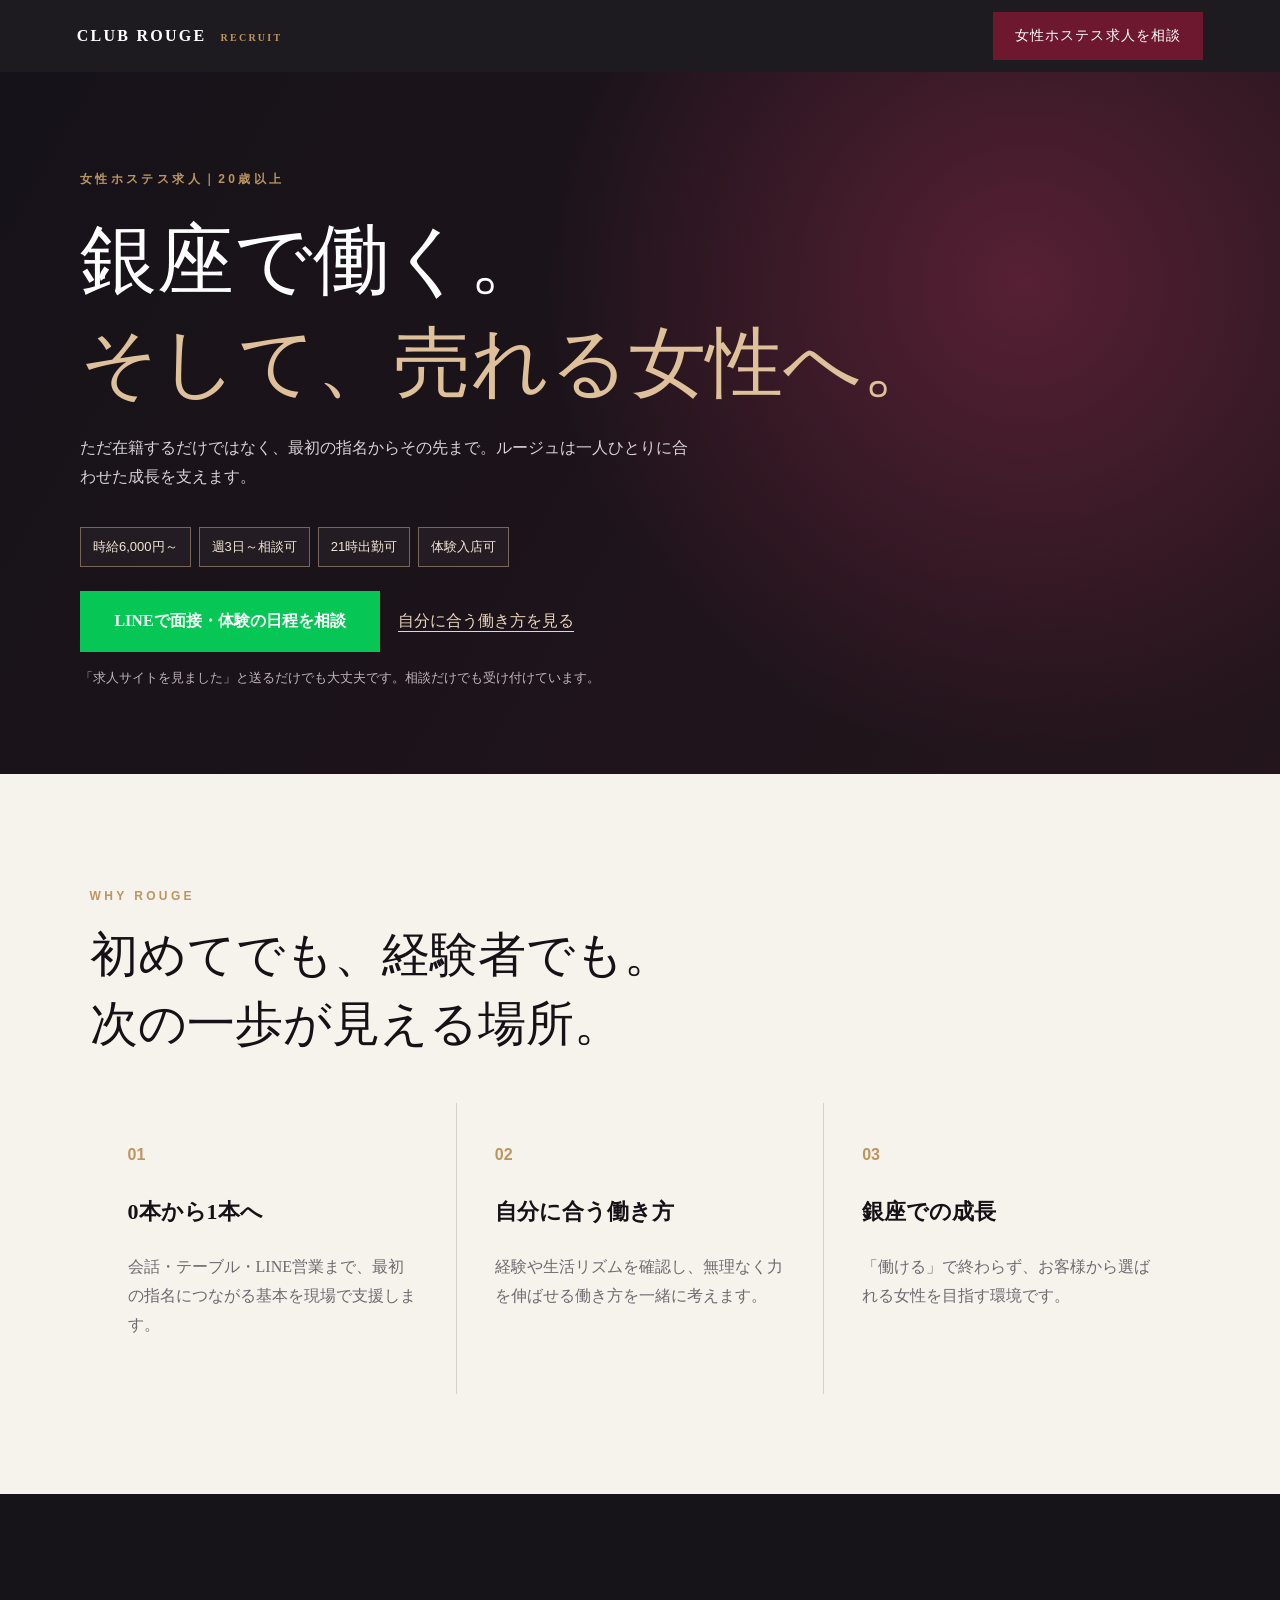
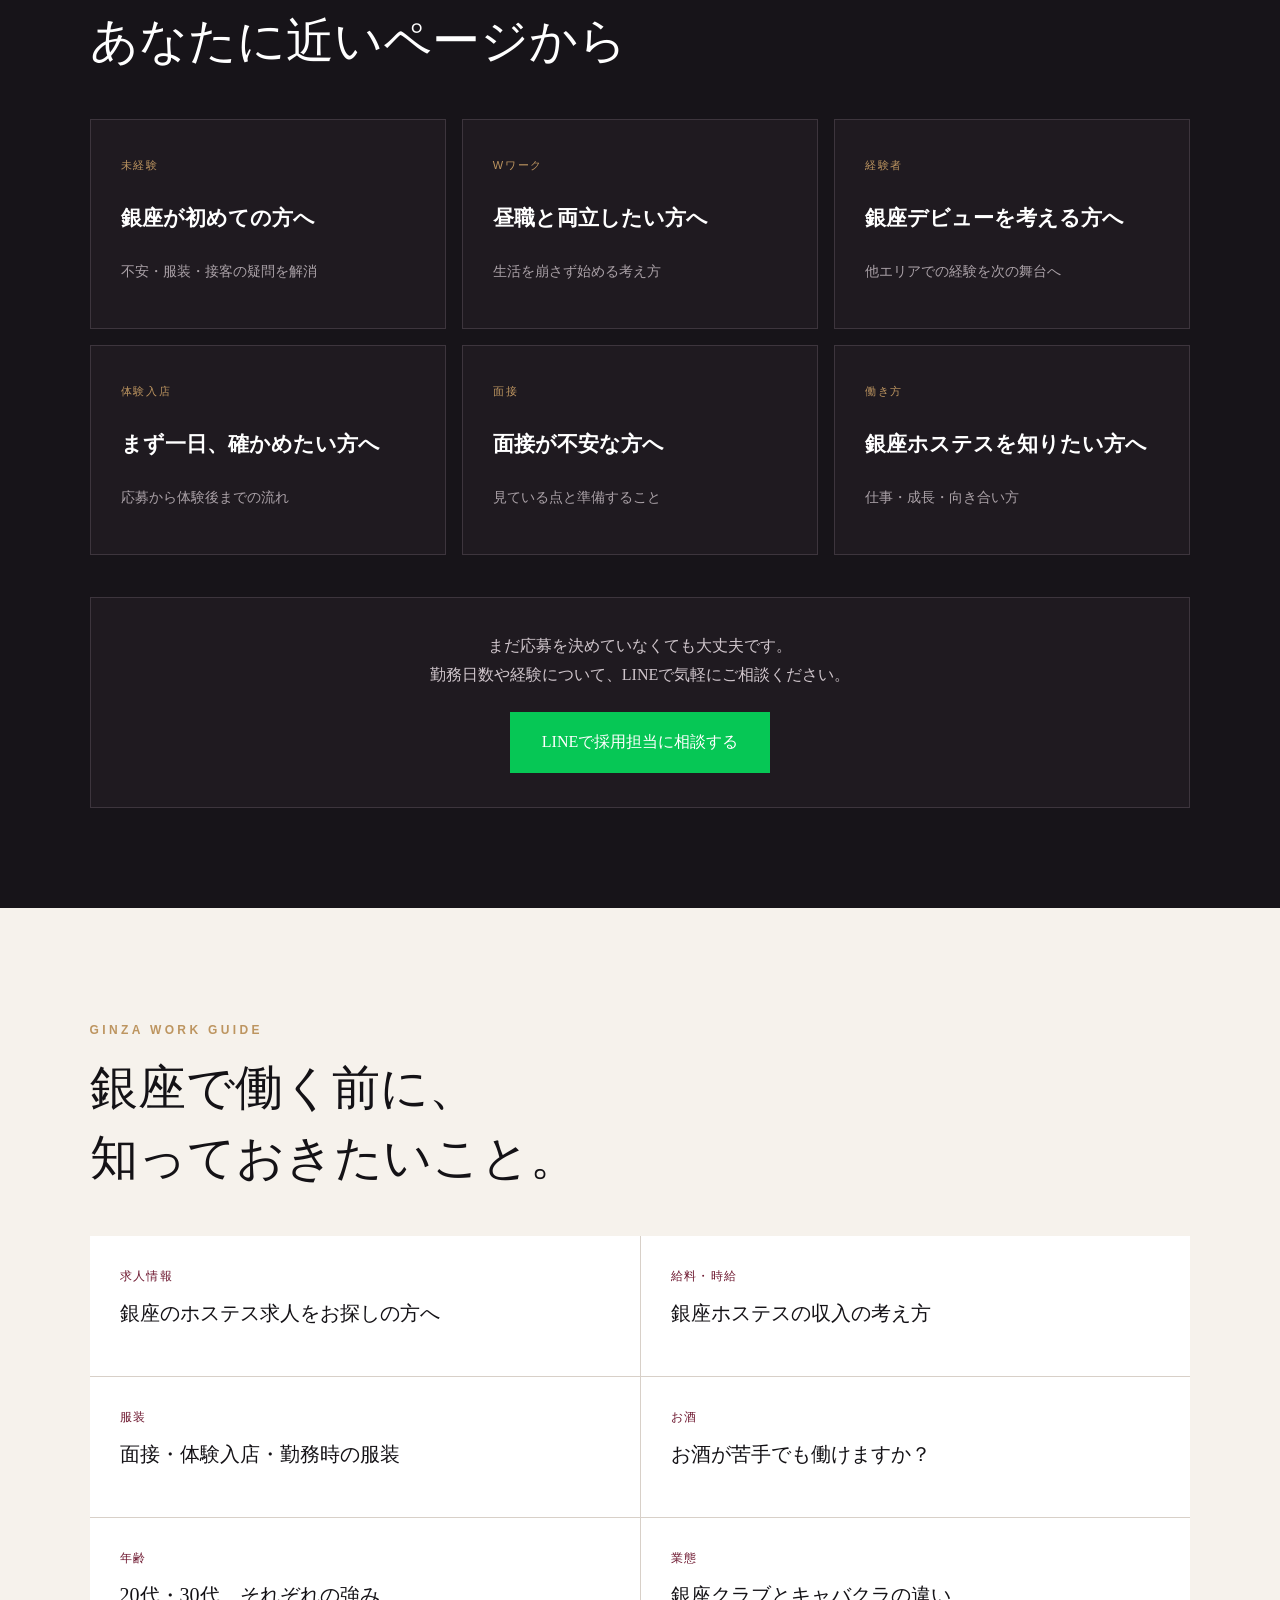
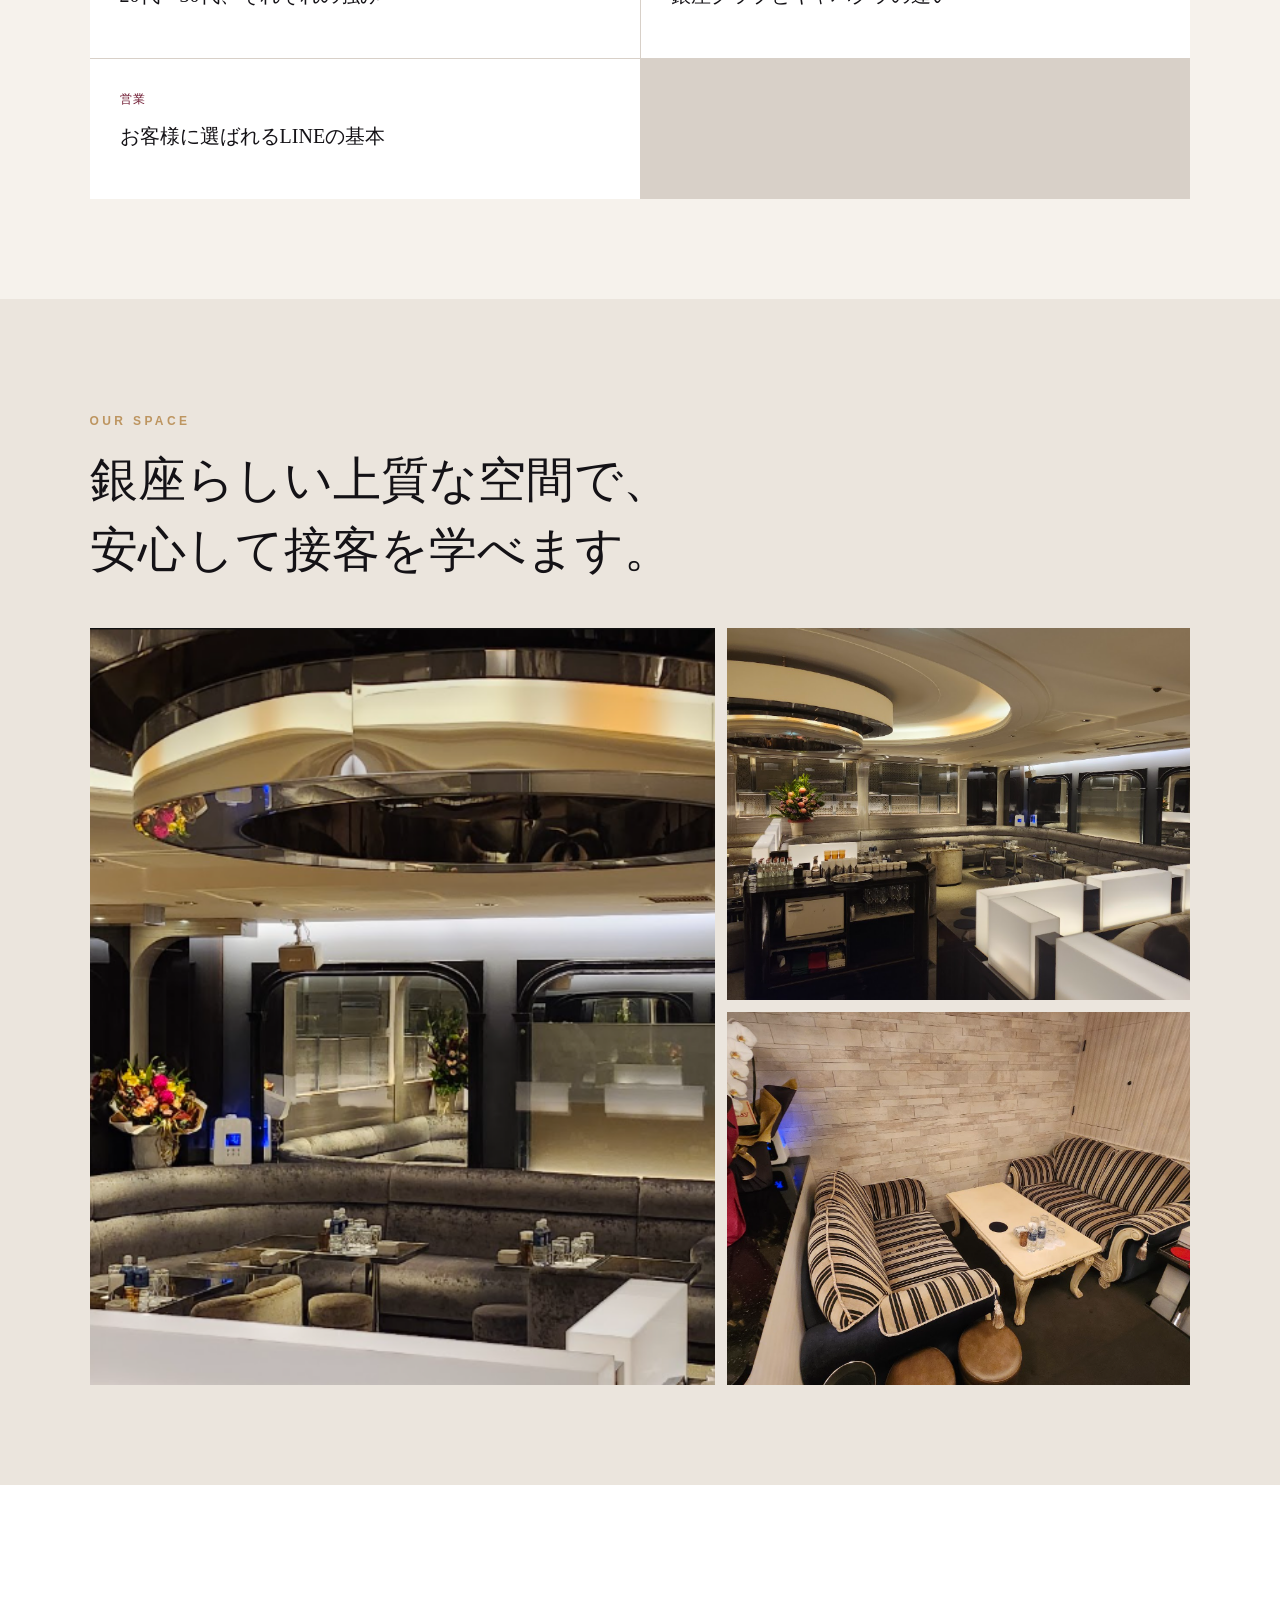
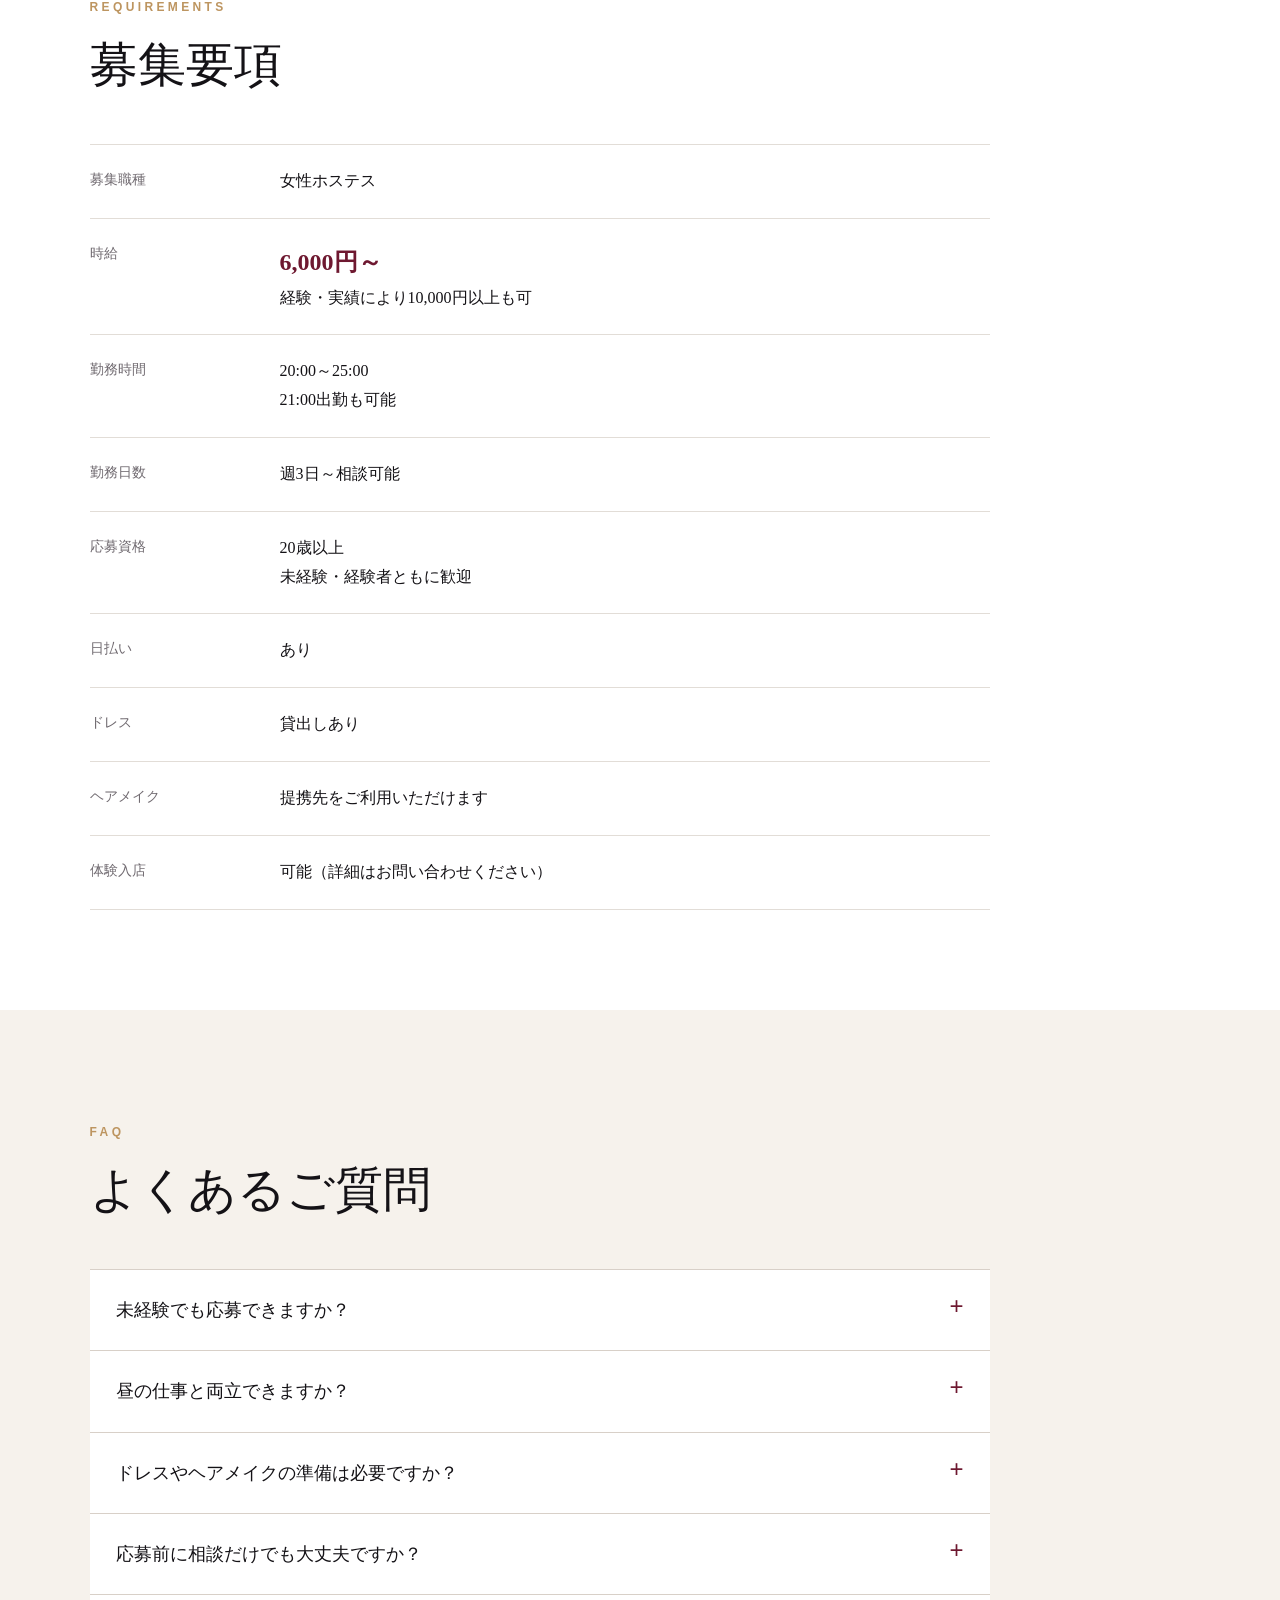
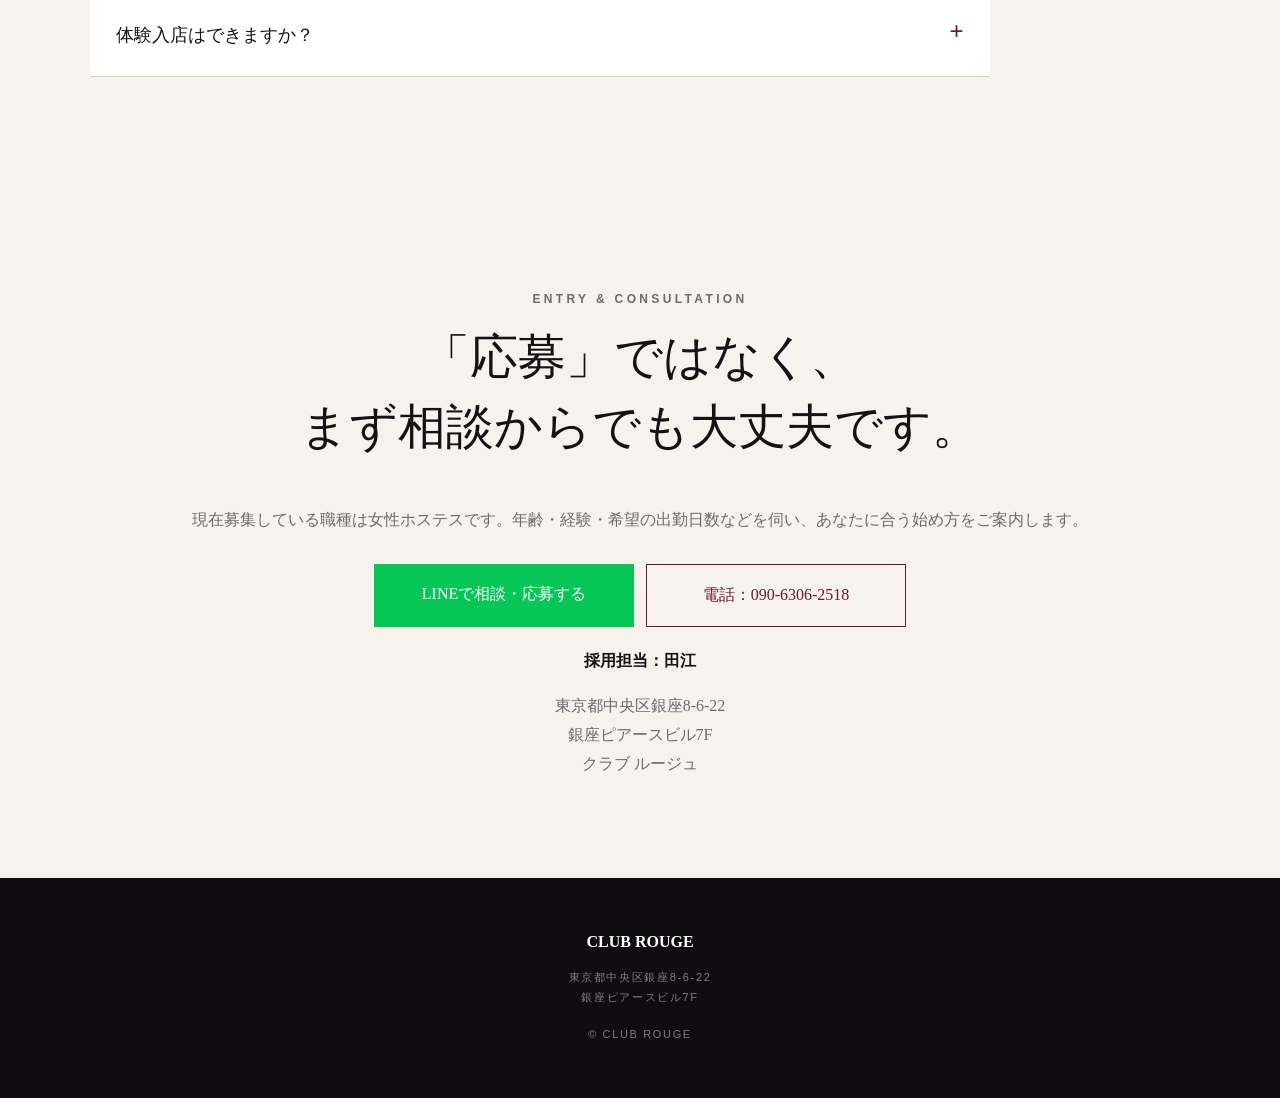
<file: index.html>
<!doctype html>
<html lang="ja">
<head>
  <script async src="https://www.googletagmanager.com/gtag/js?id=G-09QZRMTLVK"></script>
  <script src="ga4.js?v=20261017"></script>
  <meta charset="utf-8">
  <meta name="viewport" content="width=device-width,initial-scale=1">
  <meta name="description" content="銀座クラブRouge（ルージュ）の女性ホステス求人。時給6,000円から、週3日・21時出勤可。未経験・Wワーク・経験者の銀座デビューをサポートします。">
  <link rel="canonical" href="https://sh-t92.github.io/rouge-recruit/">
  <meta property="og:type" content="website">
  <meta property="og:locale" content="ja_JP">
  <meta property="og:site_name" content="CLUB ROUGE RECRUIT">
  <meta property="og:title" content="銀座クラブ ルージュ女性ホステス求人｜未経験歓迎">
  <meta property="og:description" content="時給6,000円～、週3日～・21時出勤可。未経験・Wワーク・経験者の銀座デビューをサポートします。">
  <meta property="og:url" content="https://sh-t92.github.io/rouge-recruit/">
  <meta property="og:image" content="https://sh-t92.github.io/rouge-recruit/floor-main.png">
  <meta name="twitter:card" content="summary_large_image">
  <title>銀座クラブ ルージュ女性ホステス求人｜未経験歓迎｜CLUB ROUGE</title>
  <link rel="stylesheet" href="style.css">
  <link rel="stylesheet" href="seo.css">
  <link rel="stylesheet" href="home.css">
</head>
<body>
  <header class="nav"><a class="brand" href="./">CLUB ROUGE <span>RECRUIT</span></a><a class="nav-cta" data-cta="line-header" href="https://line.me/ti/p/MGM9CfKDj5">女性ホステス求人を相談</a></header>
  <main>
    <section class="hero">
      <div class="hero-inner"><p class="eyebrow">女性ホステス求人｜20歳以上</p><h1>銀座で働く。<br><em>そして、売れる女性へ。</em></h1><p class="lead">ただ在籍するだけではなく、最初の指名からその先まで。ルージュは一人ひとりに合わせた成長を支えます。</p><ul class="hero-conditions" aria-label="主な募集条件"><li>時給6,000円～</li><li>週3日～相談可</li><li>21時出勤可</li><li>体験入店可</li></ul><div class="hero-actions"><a class="line-button hero-line" data-cta="line-hero" href="https://line.me/ti/p/MGM9CfKDj5">LINEで面接・体験の日程を相談</a><a class="hero-more" href="#paths">自分に合う働き方を見る</a></div><p class="hero-note">「求人サイトを見ました」と送るだけでも大丈夫です。相談だけでも受け付けています。</p></div>
    </section>
    <section class="section intro"><p class="eyebrow">WHY ROUGE</p><h2>初めてでも、経験者でも。<br>次の一歩が見える場所。</h2><div class="features"><article><b>01</b><h3>0本から1本へ</h3><p>会話・テーブル・LINE営業まで、最初の指名につながる基本を現場で支援します。</p></article><article><b>02</b><h3>自分に合う働き方</h3><p>経験や生活リズムを確認し、無理なく力を伸ばせる働き方を一緒に考えます。</p></article><article><b>03</b><h3>銀座での成長</h3><p>「働ける」で終わらず、お客様から選ばれる女性を目指す環境です。</p></article></div></section>
    <section id="paths" class="section dark"><h2>あなたに近いページから</h2><div class="cards">
      <a href="first-time.html"><span>未経験</span><h3>銀座が初めての方へ</h3><p>不安・服装・接客の疑問を解消</p></a>
      <a href="w-work.html"><span>Wワーク</span><h3>昼職と両立したい方へ</h3><p>生活を崩さず始める考え方</p></a>
      <a href="ginza-debut.html"><span>経験者</span><h3>銀座デビューを考える方へ</h3><p>他エリアでの経験を次の舞台へ</p></a>
      <a href="trial.html"><span>体験入店</span><h3>まず一日、確かめたい方へ</h3><p>応募から体験後までの流れ</p></a>
      <a href="interview.html"><span>面接</span><h3>面接が不安な方へ</h3><p>見ている点と準備すること</p></a>
      <a href="work-style.html"><span>働き方</span><h3>銀座ホステスを知りたい方へ</h3><p>仕事・成長・向き合い方</p></a>
    </div><div class="mid-cta"><p>まだ応募を決めていなくても大丈夫です。<br>勤務日数や経験について、LINEで気軽にご相談ください。</p><a class="line-button" data-cta="line-paths" href="https://line.me/ti/p/MGM9CfKDj5">LINEで採用担当に相談する</a></div></section>
    <section class="section guide-section"><p class="eyebrow">GINZA WORK GUIDE</p><h2>銀座で働く前に、<br>知っておきたいこと。</h2><div class="guide-links">
      <a href="ginza-hostess-recruit.html"><span>求人情報</span><strong>銀座のホステス求人をお探しの方へ</strong></a>
      <a href="salary.html"><span>給料・時給</span><strong>銀座ホステスの収入の考え方</strong></a>
      <a href="dress.html"><span>服装</span><strong>面接・体験入店・勤務時の服装</strong></a>
      <a href="non-drinker.html"><span>お酒</span><strong>お酒が苦手でも働けますか？</strong></a>
      <a href="age-guide.html"><span>年齢</span><strong>20代・30代、それぞれの強み</strong></a>
      <a href="club-vs-cabaret.html"><span>業態</span><strong>銀座クラブとキャバクラの違い</strong></a>
      <a href="line-sales.html"><span>営業</span><strong>お客様に選ばれるLINEの基本</strong></a>
    </div></section>
    <section class="section gallery-section"><p class="eyebrow">OUR SPACE</p><h2>銀座らしい上質な空間で、<br>安心して接客を学べます。</h2><div class="gallery"><figure class="gallery-main"><img src="floor-main.png" alt="銀座クラブ ルージュのメインフロア"></figure><figure><img src="floor-wide.png" alt="クラブ ルージュの店内"></figure><figure><img src="private-room.png" alt="クラブ ルージュのソファ席"></figure></div></section>
    <section class="section requirements"><p class="eyebrow">REQUIREMENTS</p><h2>募集要項</h2><dl class="job-list">
      <div><dt>募集職種</dt><dd>女性ホステス</dd></div>
      <div><dt>時給</dt><dd><strong>6,000円～</strong><br>経験・実績により10,000円以上も可</dd></div>
      <div><dt>勤務時間</dt><dd>20:00～25:00<br>21:00出勤も可能</dd></div>
      <div><dt>勤務日数</dt><dd>週3日～相談可能</dd></div>
      <div><dt>応募資格</dt><dd>20歳以上<br>未経験・経験者ともに歓迎</dd></div>
      <div><dt>日払い</dt><dd>あり</dd></div>
      <div><dt>ドレス</dt><dd>貸出しあり</dd></div>
      <div><dt>ヘアメイク</dt><dd>提携先をご利用いただけます</dd></div>
      <div><dt>体験入店</dt><dd>可能（詳細はお問い合わせください）</dd></div>
    </dl></section>
    <section class="section faq-section"><p class="eyebrow">FAQ</p><h2>よくあるご質問</h2><div class="faq-list">
      <details><summary>未経験でも応募できますか？</summary><p>はい。未経験の方も歓迎しています。接客の基本やテーブルマナー、LINE営業まで、最初の指名につながるよう現場でサポートします。</p></details>
      <details><summary>昼の仕事と両立できますか？</summary><p>週3日から相談でき、21時出勤も可能です。現在のお仕事や生活リズムを伺い、無理のない働き方をご案内します。</p></details>
      <details><summary>ドレスやヘアメイクの準備は必要ですか？</summary><p>ドレスは貸出しがあります。ヘアメイクは提携先をご利用いただけますので、初めての方もご相談ください。</p></details>
      <details><summary>応募前に相談だけでも大丈夫ですか？</summary><p>はい。応募を決める前のご相談だけでも大丈夫です。LINEで年齢・経験・希望の出勤日数などをお知らせください。</p></details>
      <details><summary>体験入店はできますか？</summary><p>可能です。面接や体験入店の流れ、当日の持ち物などは採用担当から個別にご案内します。</p></details>
    </div></section>
    <section id="contact" class="section contact"><p class="eyebrow">ENTRY &amp; CONSULTATION</p><h2>「応募」ではなく、<br>まず相談からでも大丈夫です。</h2><p>現在募集している職種は女性ホステスです。年齢・経験・希望の出勤日数などを伺い、あなたに合う始め方をご案内します。</p><div class="contact-actions"><a class="line-button" data-cta="line-contact" href="https://line.me/ti/p/MGM9CfKDj5">LINEで相談・応募する</a><a class="phone-button" data-cta="phone-contact" href="tel:09063062518">電話：090-6306-2518</a></div><p class="contact-note">採用担当：田江</p><address>東京都中央区銀座8-6-22<br>銀座ピアースビル7F<br>クラブ ルージュ</address></section>
  </main>
  <footer><strong>CLUB ROUGE</strong><p>東京都中央区銀座8-6-22<br>銀座ピアースビル7F</p><small>© CLUB ROUGE</small></footer>
  <script type="application/ld+json">{"@context":"https://schema.org","@type":"FAQPage","mainEntity":[{"@type":"Question","name":"未経験でも応募できますか？","acceptedAnswer":{"@type":"Answer","text":"はい。未経験の方も歓迎しています。接客の基本やテーブルマナー、LINE営業まで現場でサポートします。"}},{"@type":"Question","name":"昼の仕事と両立できますか？","acceptedAnswer":{"@type":"Answer","text":"週3日から相談でき、21時出勤も可能です。生活リズムに合わせた働き方をご案内します。"}},{"@type":"Question","name":"ドレスやヘアメイクの準備は必要ですか？","acceptedAnswer":{"@type":"Answer","text":"ドレスは貸出しがあり、ヘアメイクは提携先をご利用いただけます。"}},{"@type":"Question","name":"応募前に相談だけでも大丈夫ですか？","acceptedAnswer":{"@type":"Answer","text":"はい。応募を決める前のご相談だけでも大丈夫です。LINEでお気軽にご連絡ください。"}},{"@type":"Question","name":"体験入店はできますか？","acceptedAnswer":{"@type":"Answer","text":"可能です。面接や体験入店の流れは採用担当から個別にご案内します。"}}]}</script>
  <script type="application/ld+json">{"@context":"https://schema.org","@type":"Organization","name":"クラブ ルージュ","alternateName":"CLUB ROUGE","url":"https://sh-t92.github.io/rouge-recruit/","telephone":"090-6306-2518","address":{"@type":"PostalAddress","streetAddress":"銀座8-6-22 銀座ピアースビル7F","addressLocality":"中央区","addressRegion":"東京都","postalCode":"104-0061","addressCountry":"JP"}}</script>
</body>
</html>
</file>
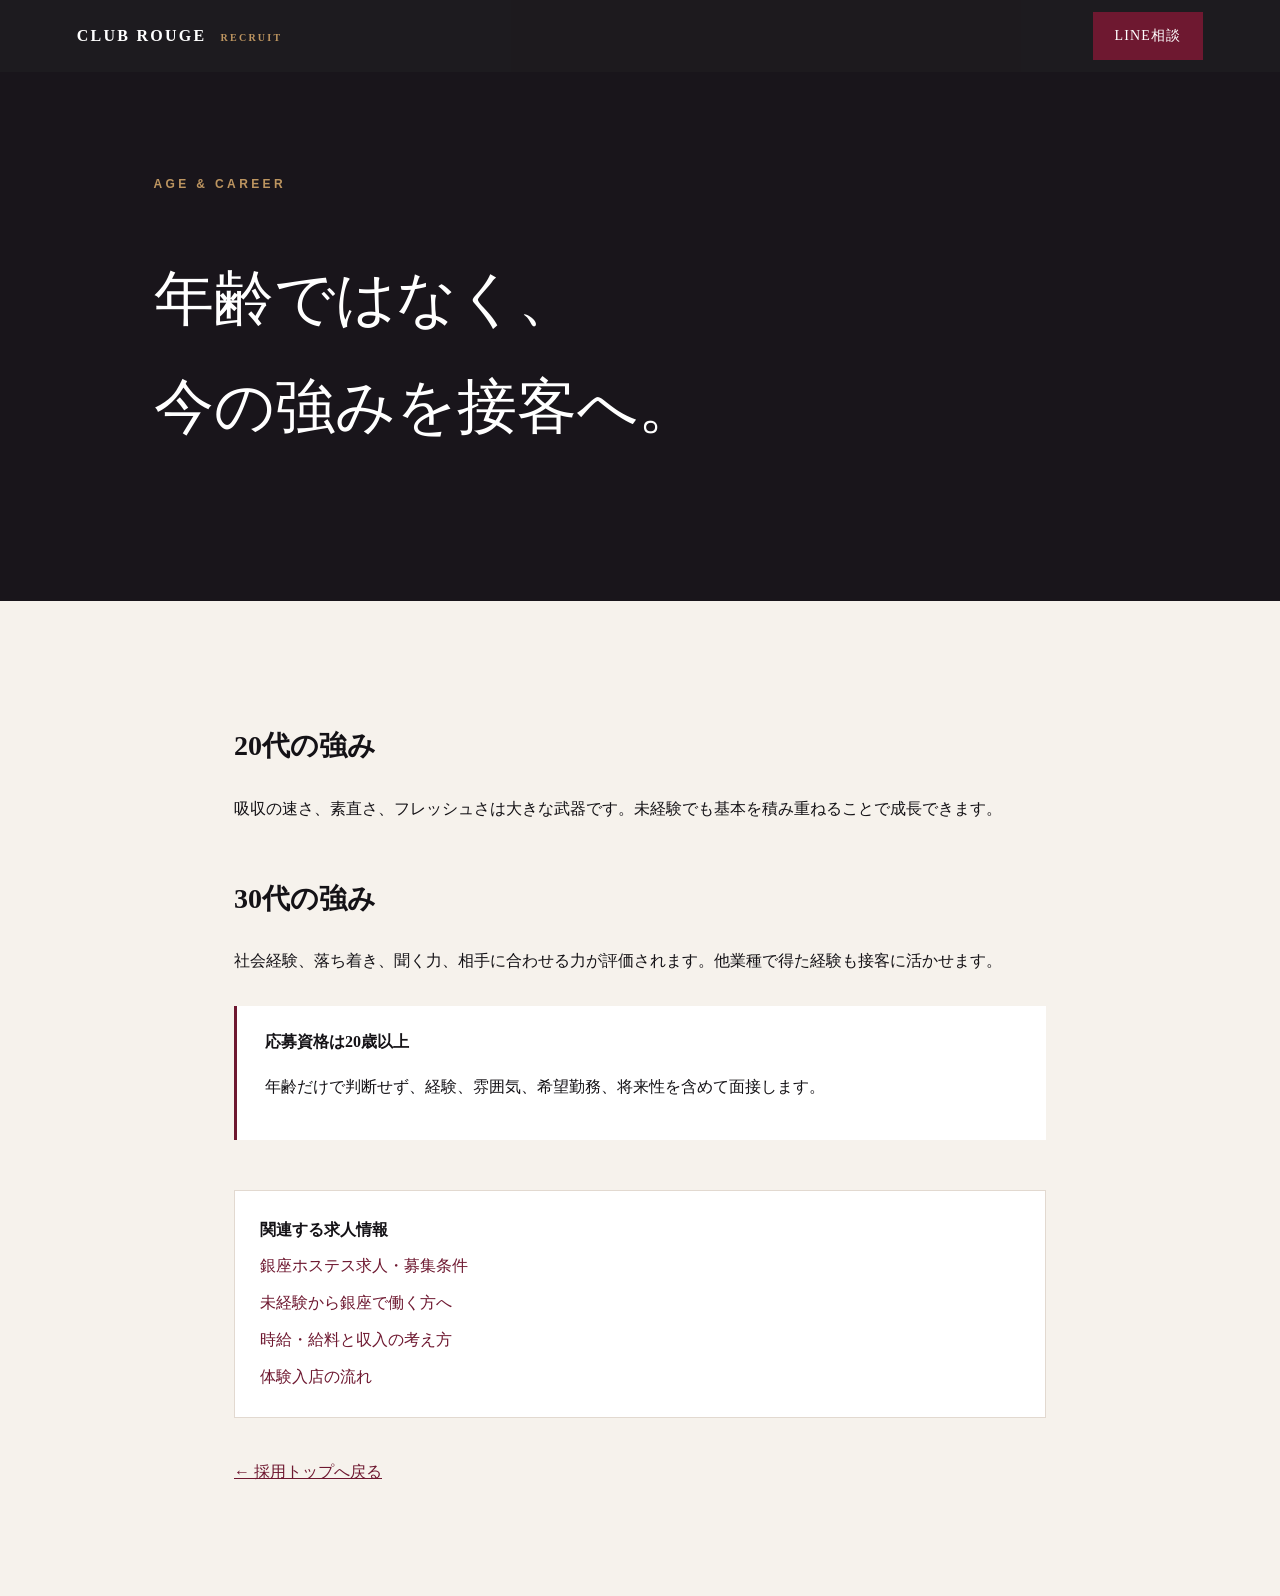
<file: age-guide.html>
<!doctype html><html lang="ja"><head><script async src="https://www.googletagmanager.com/gtag/js?id=G-09QZRMTLVK"></script><script src="ga4.js?v=20261017"></script><meta charset="utf-8"><meta name="viewport" content="width=device-width,initial-scale=1"><meta name="description" content="20代・30代で銀座ホステスを始めたい方へ。年齢ごとの強み、接客への活かし方、応募時に確認するポイントを解説します。"><title>20代・30代の銀座ホステス求人｜年齢別の強み｜CLUB ROUGE</title><link rel="canonical" href="https://sh-t92.github.io/rouge-recruit/age-guide.html"><link rel="stylesheet" href="seo.css"><link rel="stylesheet" href="style.css"></head><body><header class="nav"><a class="brand" href="./">CLUB ROUGE <span>RECRUIT</span></a><a class="nav-cta" href="https://line.me/ti/p/MGM9CfKDj5">LINE相談</a></header><section class="article-hero"><p class="eyebrow">AGE &amp; CAREER</p><h1>年齢ではなく、<br>今の強みを接客へ。</h1></section><main class="article"><h2>20代の強み</h2><p>吸収の速さ、素直さ、フレッシュさは大きな武器です。未経験でも基本を積み重ねることで成長できます。</p><h2>30代の強み</h2><p>社会経験、落ち着き、聞く力、相手に合わせる力が評価されます。他業種で得た経験も接客に活かせます。</p><div class="box"><strong>応募資格は20歳以上</strong><p>年齢だけで判断せず、経験、雰囲気、希望勤務、将来性を含めて面接します。</p></div><nav class="related"><strong>関連する求人情報</strong><a href="ginza-hostess-recruit.html">銀座ホステス求人・募集条件</a><a href="first-time.html">未経験から銀座で働く方へ</a><a href="salary.html">時給・給料と収入の考え方</a><a href="trial.html">体験入店の流れ</a></nav><a class="back" href="./">← 採用トップへ戻る</a></main></body></html>
</file>
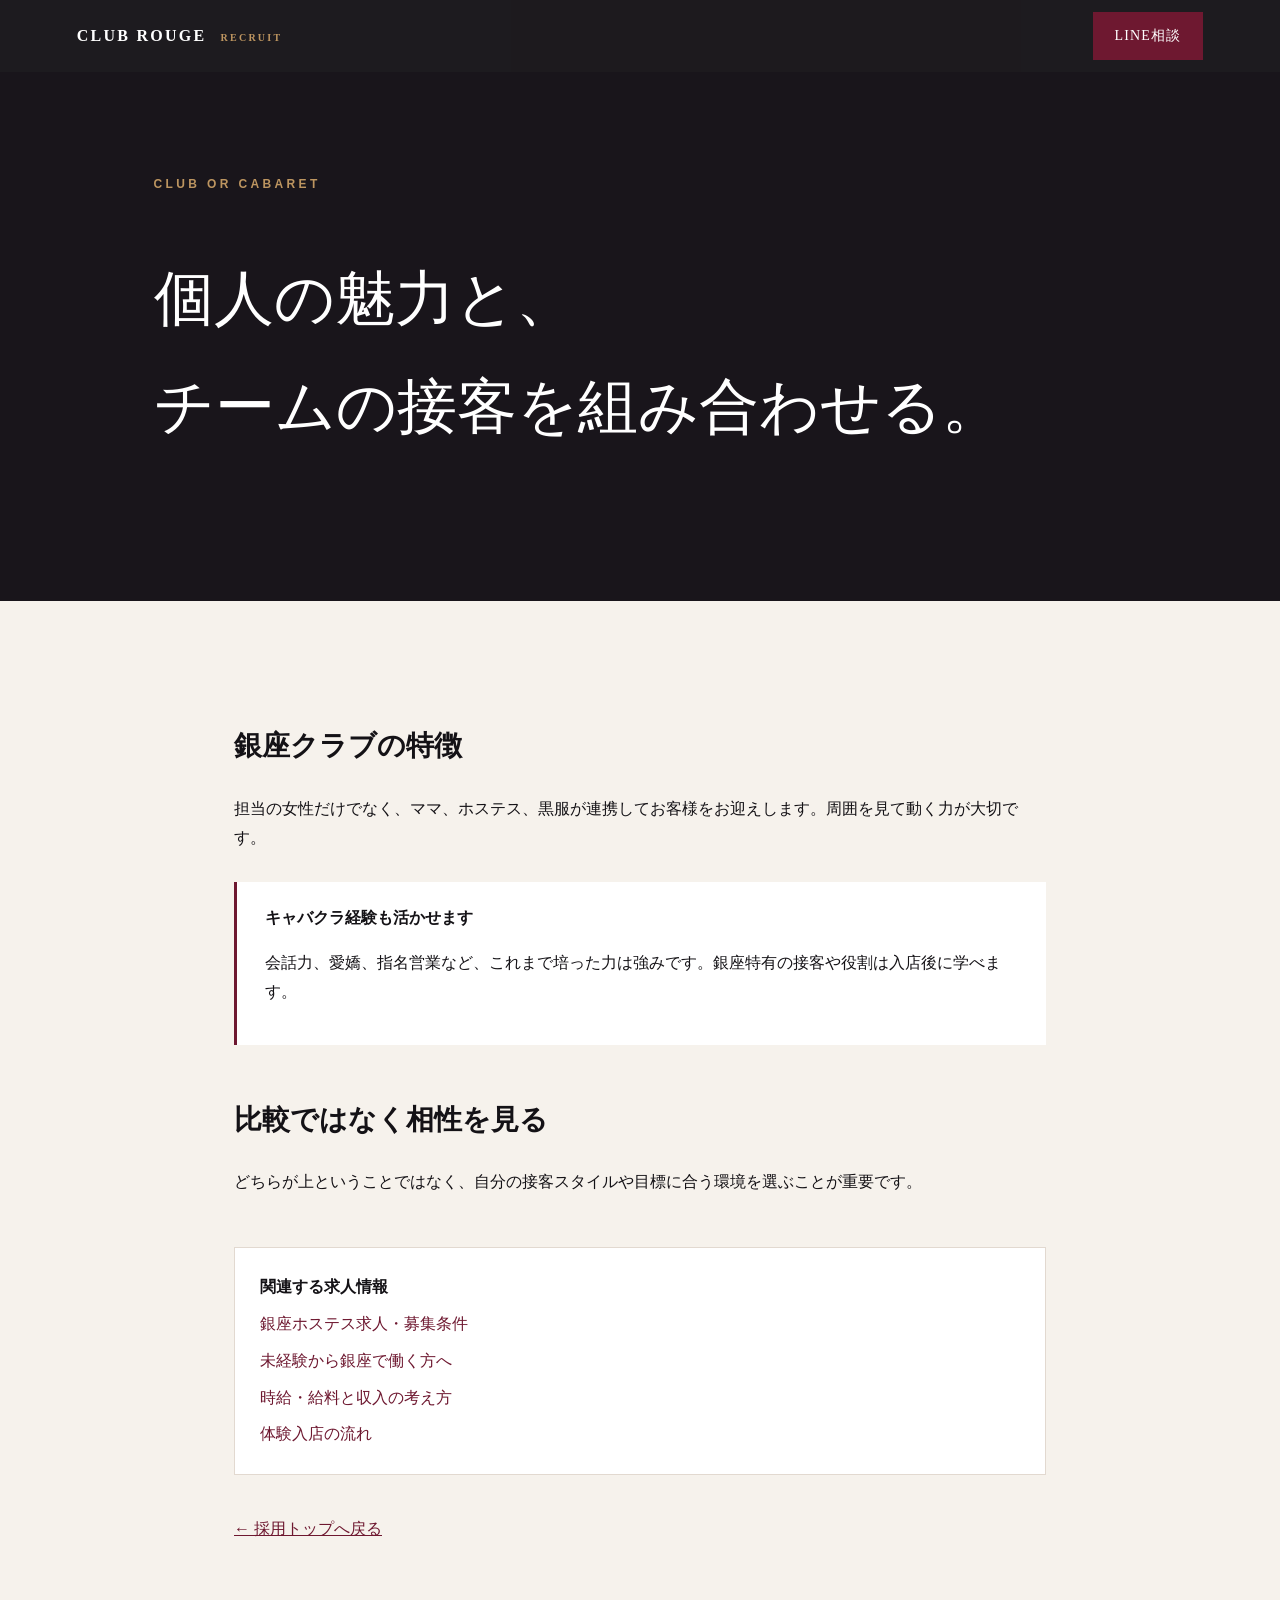
<file: club-vs-cabaret.html>
<!doctype html><html lang="ja"><head><script async src="https://www.googletagmanager.com/gtag/js?id=G-09QZRMTLVK"></script><script src="ga4.js?v=20261017"></script><meta charset="utf-8"><meta name="viewport" content="width=device-width,initial-scale=1"><meta name="description" content="銀座クラブとキャバクラの接客・働き方の違いを、初めての方向けに解説します。"><title>銀座クラブとキャバクラの違い｜接客・働き方を比較｜CLUB ROUGE</title><link rel="canonical" href="https://sh-t92.github.io/rouge-recruit/club-vs-cabaret.html"><link rel="stylesheet" href="seo.css"><link rel="stylesheet" href="style.css"></head><body><header class="nav"><a class="brand" href="./">CLUB ROUGE <span>RECRUIT</span></a><a class="nav-cta" href="https://line.me/ti/p/MGM9CfKDj5">LINE相談</a></header><section class="article-hero"><p class="eyebrow">CLUB OR CABARET</p><h1>個人の魅力と、<br>チームの接客を組み合わせる。</h1></section><main class="article"><h2>銀座クラブの特徴</h2><p>担当の女性だけでなく、ママ、ホステス、黒服が連携してお客様をお迎えします。周囲を見て動く力が大切です。</p><div class="box"><strong>キャバクラ経験も活かせます</strong><p>会話力、愛嬌、指名営業など、これまで培った力は強みです。銀座特有の接客や役割は入店後に学べます。</p></div><h2>比較ではなく相性を見る</h2><p>どちらが上ということではなく、自分の接客スタイルや目標に合う環境を選ぶことが重要です。</p><nav class="related"><strong>関連する求人情報</strong><a href="ginza-hostess-recruit.html">銀座ホステス求人・募集条件</a><a href="first-time.html">未経験から銀座で働く方へ</a><a href="salary.html">時給・給料と収入の考え方</a><a href="trial.html">体験入店の流れ</a></nav><a class="back" href="./">← 採用トップへ戻る</a></main></body></html>
</file>
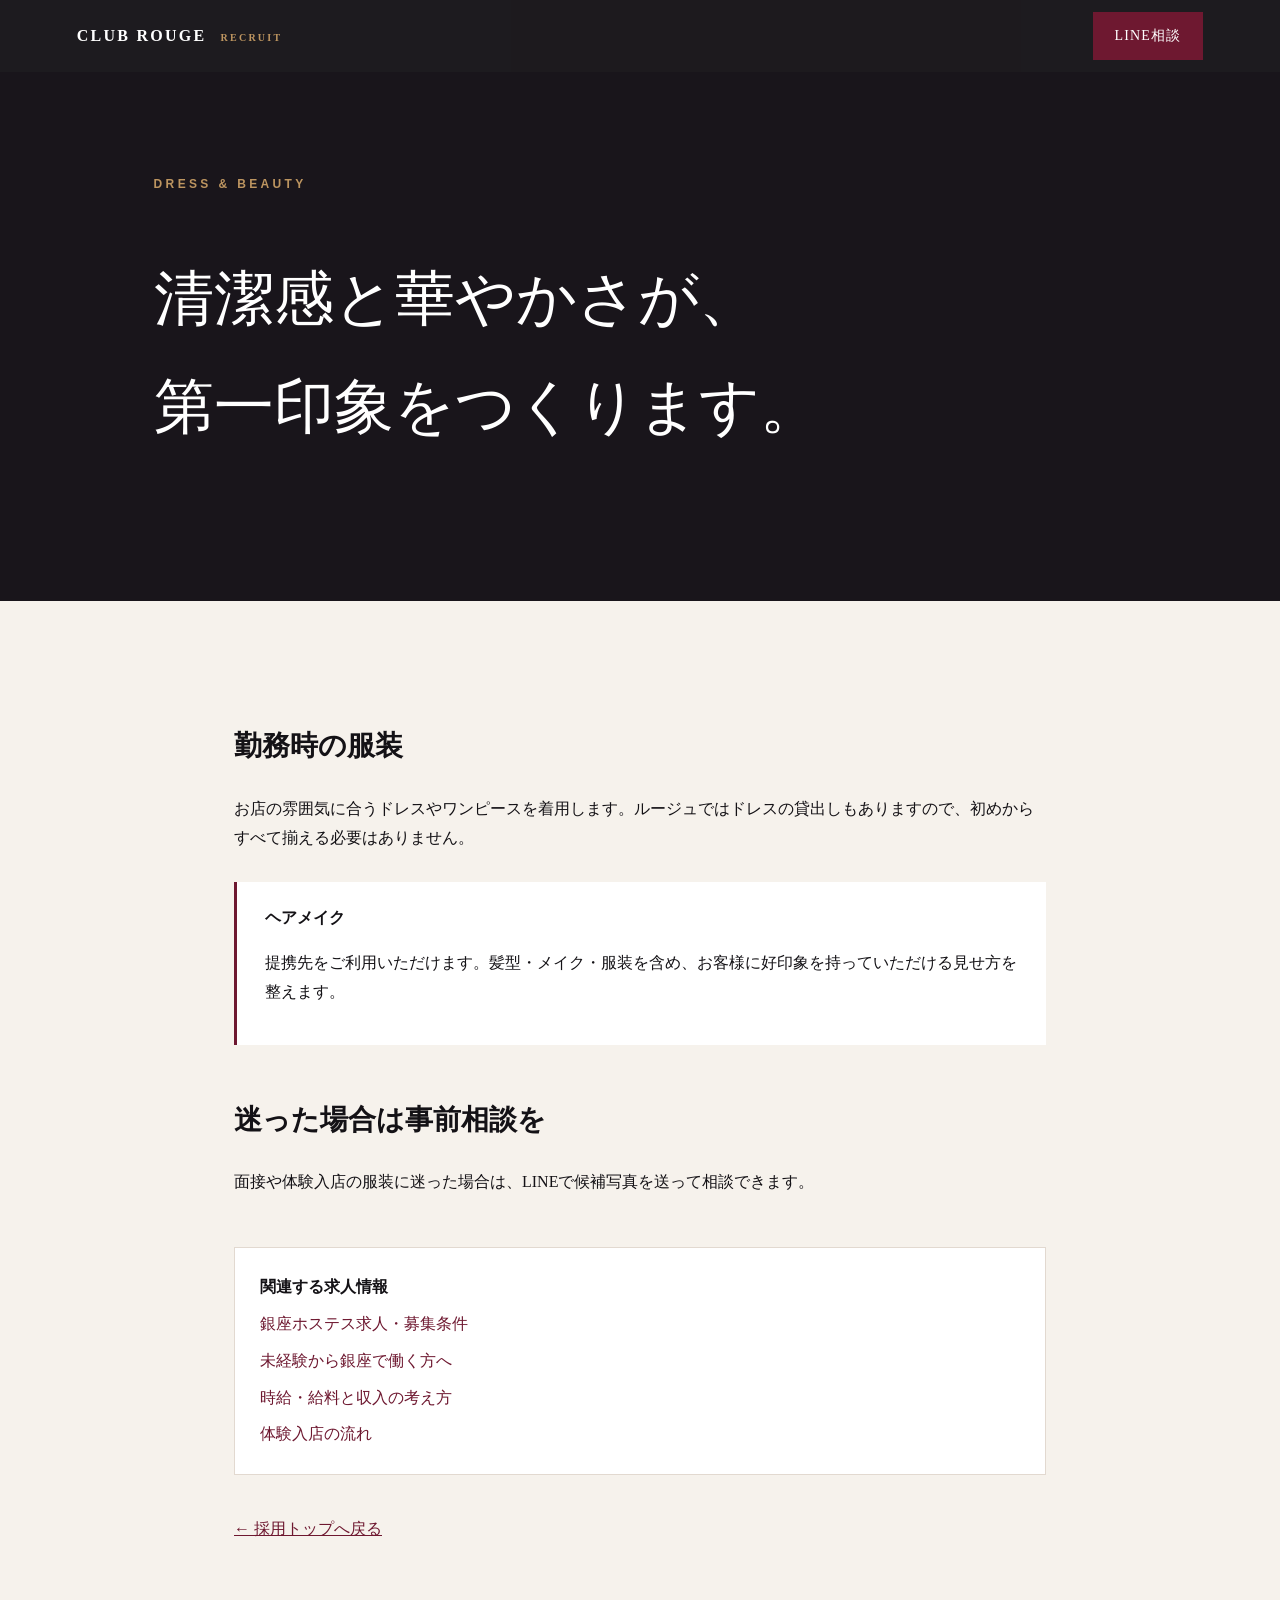
<file: dress.html>
<!doctype html><html lang="ja"><head><script async src="https://www.googletagmanager.com/gtag/js?id=G-09QZRMTLVK"></script><script src="ga4.js?v=20261017"></script><meta charset="utf-8"><meta name="viewport" content="width=device-width,initial-scale=1"><meta name="description" content="銀座ホステスの面接・体験入店・勤務時の服装とヘアメイクについて解説します。"><title>銀座ホステスの服装｜面接・体験入店・ドレス選び｜CLUB ROUGE</title><link rel="canonical" href="https://sh-t92.github.io/rouge-recruit/dress.html"><link rel="stylesheet" href="seo.css"><link rel="stylesheet" href="style.css"></head><body><header class="nav"><a class="brand" href="./">CLUB ROUGE <span>RECRUIT</span></a><a class="nav-cta" href="https://line.me/ti/p/MGM9CfKDj5">LINE相談</a></header><section class="article-hero"><p class="eyebrow">DRESS &amp; BEAUTY</p><h1>清潔感と華やかさが、<br>第一印象をつくります。</h1></section><main class="article"><h2>勤務時の服装</h2><p>お店の雰囲気に合うドレスやワンピースを着用します。ルージュではドレスの貸出しもありますので、初めからすべて揃える必要はありません。</p><div class="box"><strong>ヘアメイク</strong><p>提携先をご利用いただけます。髪型・メイク・服装を含め、お客様に好印象を持っていただける見せ方を整えます。</p></div><h2>迷った場合は事前相談を</h2><p>面接や体験入店の服装に迷った場合は、LINEで候補写真を送って相談できます。</p><nav class="related"><strong>関連する求人情報</strong><a href="ginza-hostess-recruit.html">銀座ホステス求人・募集条件</a><a href="first-time.html">未経験から銀座で働く方へ</a><a href="salary.html">時給・給料と収入の考え方</a><a href="trial.html">体験入店の流れ</a></nav><a class="back" href="./">← 採用トップへ戻る</a></main></body></html>
</file>
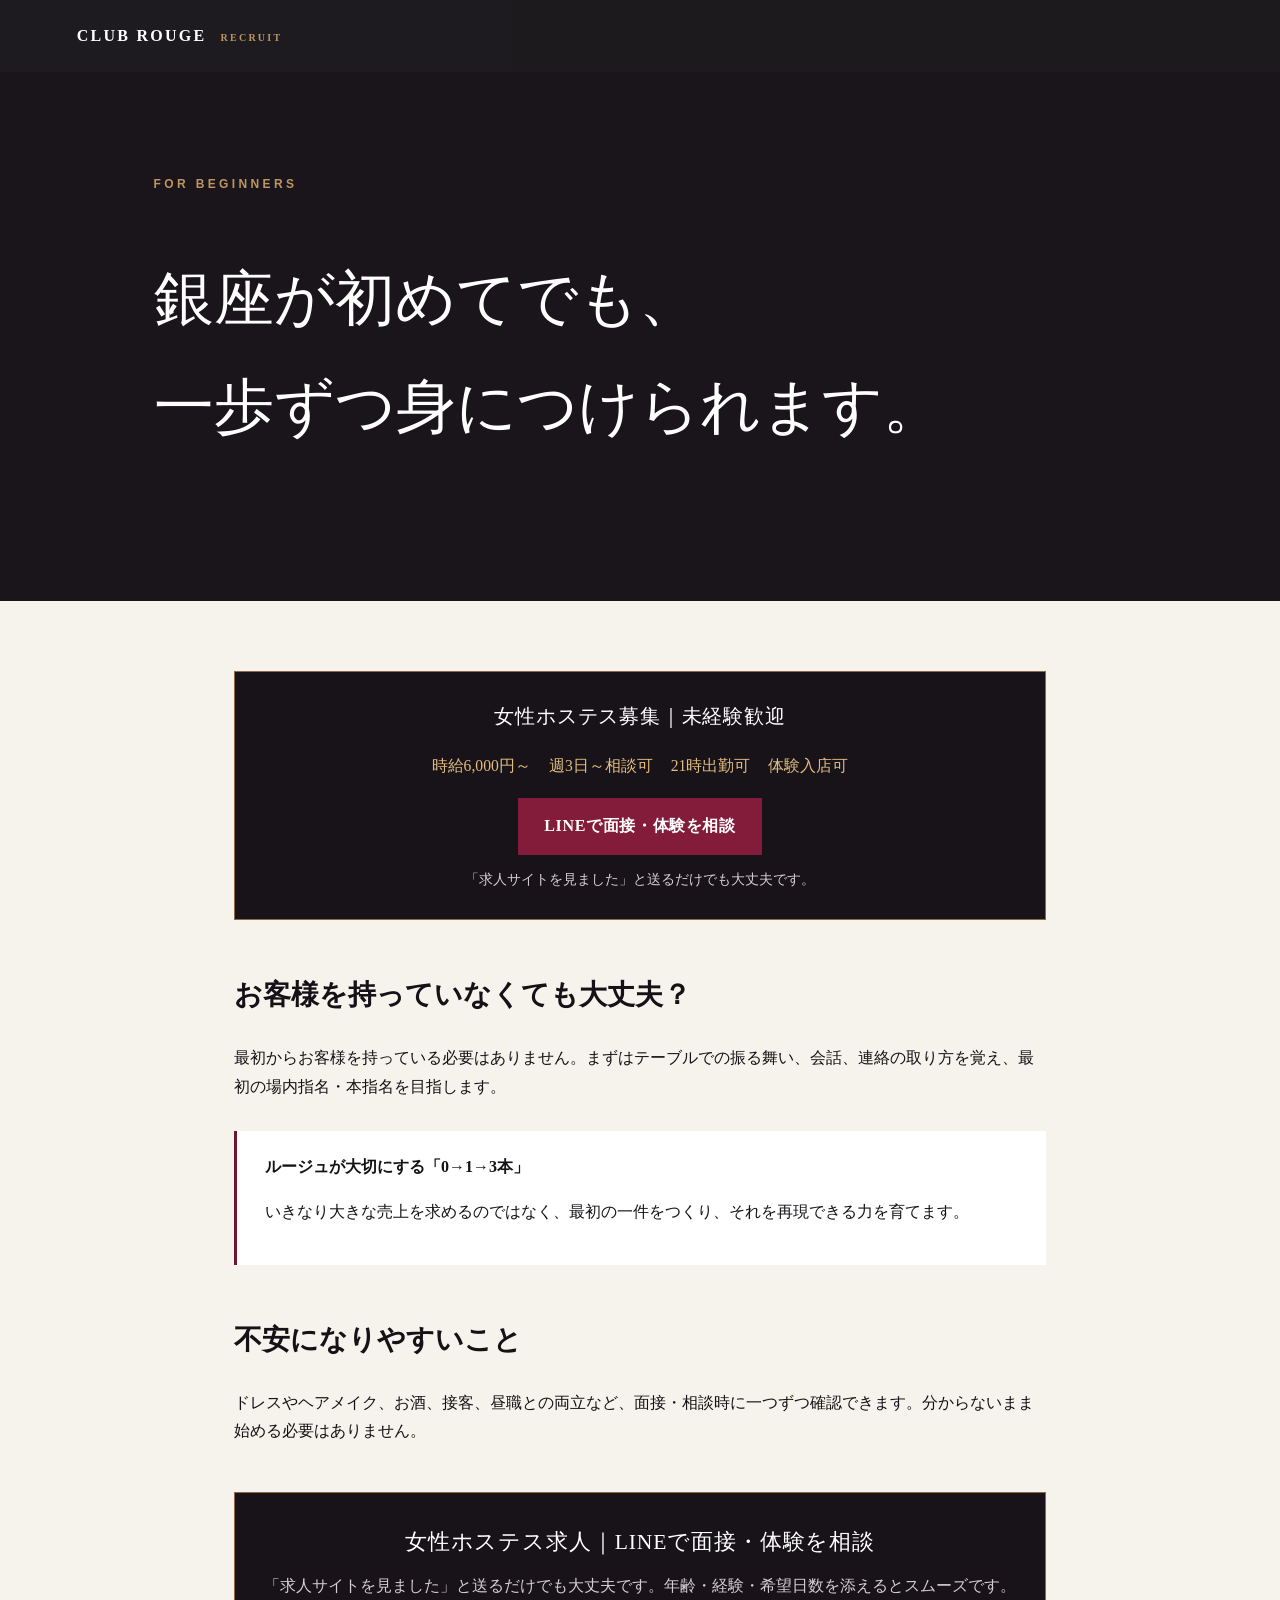
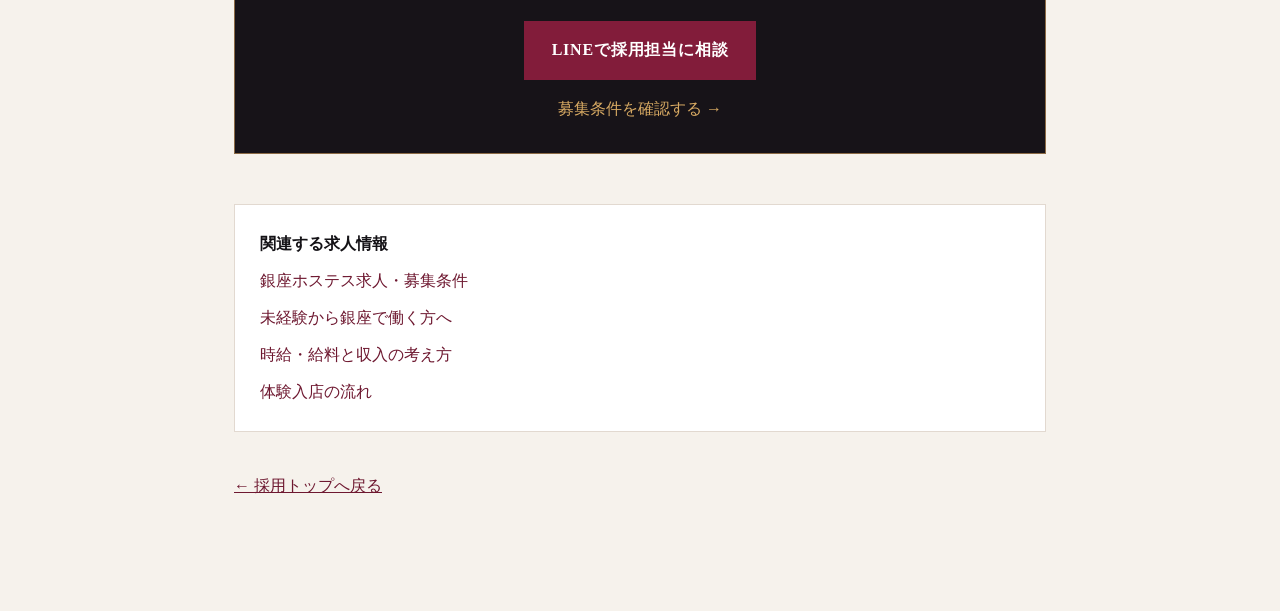
<file: first-time.html>
<!doctype html><html lang="ja"><head><script async src="https://www.googletagmanager.com/gtag/js?id=G-09QZRMTLVK"></script><script src="ga4.js?v=20261017"></script><meta charset="utf-8"><meta name="viewport" content="width=device-width,initial-scale=1"><meta name="description" content="銀座ホステス未経験者向け求人。時給6,000円～、週3日～相談可、21時出勤・体験入店も可能。接客や服装の不安もご相談ください。"><title>銀座ホステス未経験求人｜初めて働く方へ｜CLUB ROUGE</title><link rel="canonical" href="https://sh-t92.github.io/rouge-recruit/first-time.html"><link rel="stylesheet" href="seo.css?v=20261012"><link rel="stylesheet" href="style.css?v=20261012"></head><body><header class="nav"><a class="brand" href="./">CLUB ROUGE <span>RECRUIT</span></a></header><section class="article-hero"><p class="eyebrow">FOR BEGINNERS</p><h1>銀座が初めてでも、<br>一歩ずつ身につけられます。</h1></section><main class="article"><section class="condition-summary" aria-label="主な募集条件"><strong>女性ホステス募集｜未経験歓迎</strong><ul><li>時給6,000円～</li><li>週3日～相談可</li><li>21時出勤可</li><li>体験入店可</li></ul><a class="line-button" data-cta="article-first-view" href="https://line.me/ti/p/MGM9CfKDj5">LINEで面接・体験を相談</a><p>「求人サイトを見ました」と送るだけでも大丈夫です。</p></section><h2>お客様を持っていなくても大丈夫？</h2><p>最初からお客様を持っている必要はありません。まずはテーブルでの振る舞い、会話、連絡の取り方を覚え、最初の場内指名・本指名を目指します。</p><div class="box"><strong>ルージュが大切にする「0→1→3本」</strong><p>いきなり大きな売上を求めるのではなく、最初の一件をつくり、それを再現できる力を育てます。</p></div><h2>不安になりやすいこと</h2><p>ドレスやヘアメイク、お酒、接客、昼職との両立など、面接・相談時に一つずつ確認できます。分からないまま始める必要はありません。</p><section class="article-cta"><strong>女性ホステス求人｜LINEで面接・体験を相談</strong><p>「求人サイトを見ました」と送るだけでも大丈夫です。年齢・経験・希望日数を添えるとスムーズです。</p><a class="line-button" data-cta="article-line" href="https://line.me/ti/p/MGM9CfKDj5">LINEで採用担当に相談</a><a class="conditions-link" href="ginza-hostess-recruit.html">募集条件を確認する →</a></section><nav class="related"><strong>関連する求人情報</strong><a href="ginza-hostess-recruit.html">銀座ホステス求人・募集条件</a><a href="first-time.html">未経験から銀座で働く方へ</a><a href="salary.html">時給・給料と収入の考え方</a><a href="trial.html">体験入店の流れ</a></nav><a class="back" href="./">← 採用トップへ戻る</a></main></body></html>
</file>
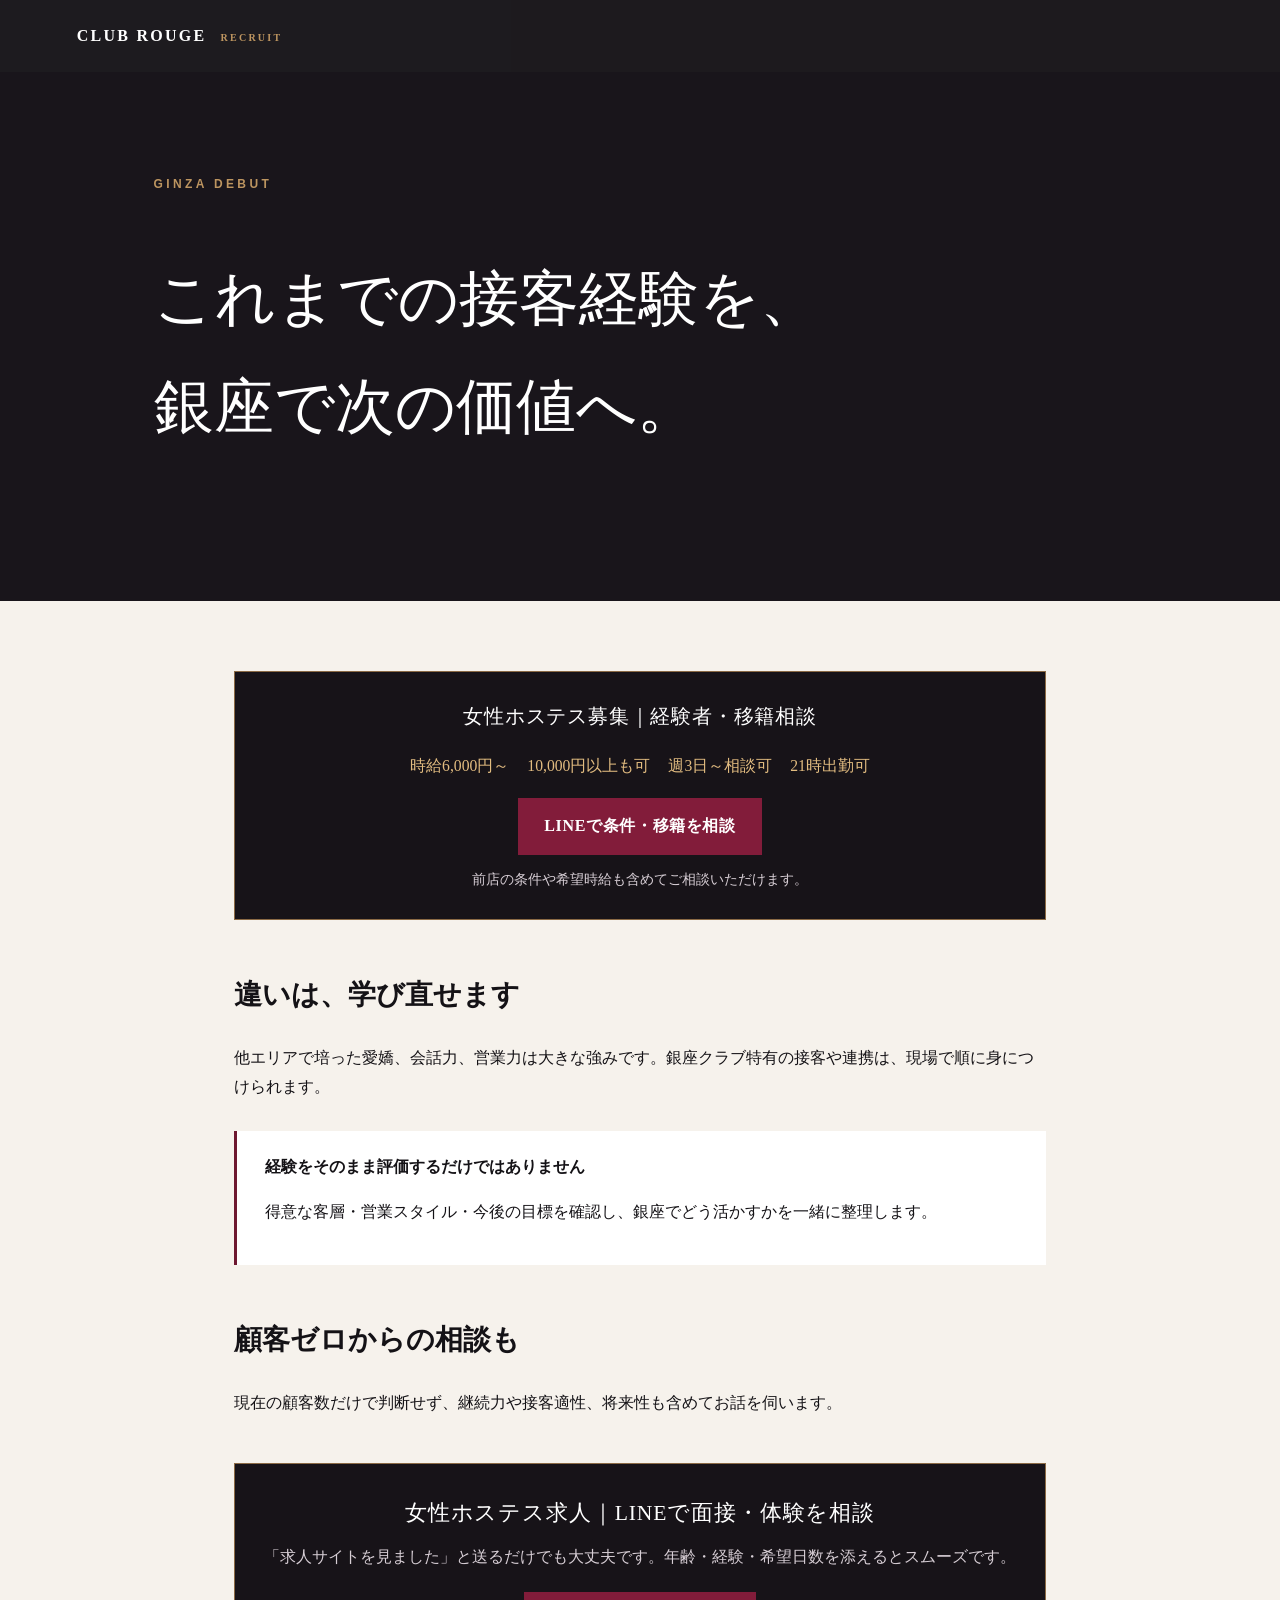
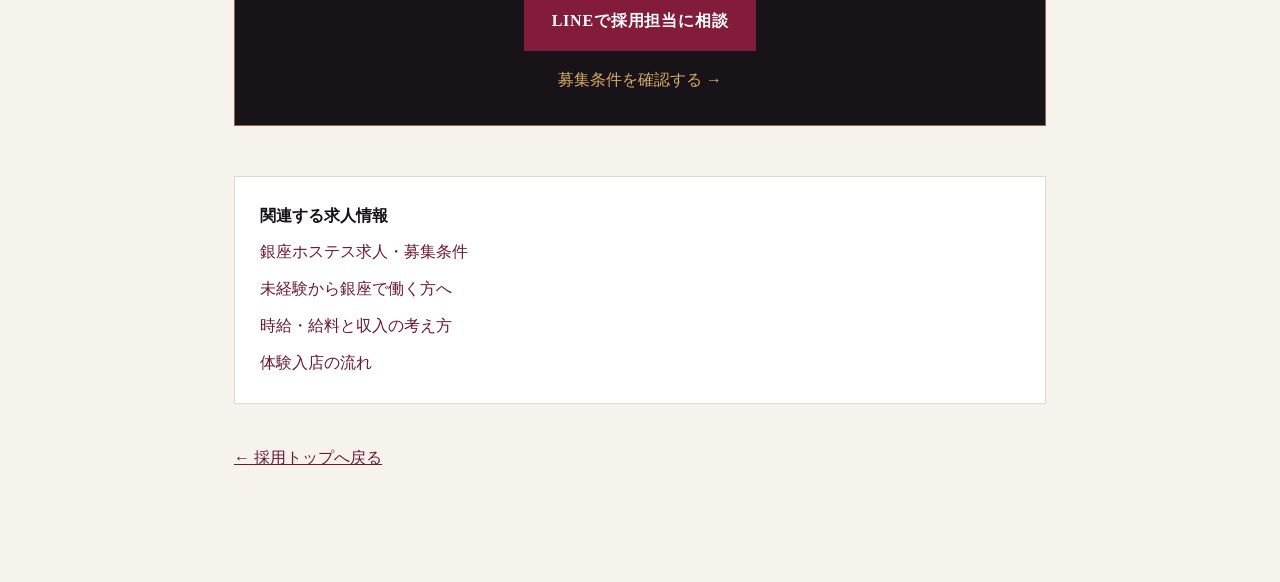
<file: ginza-debut.html>
<!doctype html>
<html lang="ja">
<head>
  <script async src="https://www.googletagmanager.com/gtag/js?id=G-09QZRMTLVK"></script>
  <script src="ga4.js?v=20261017"></script>
  <meta charset="utf-8">
  <meta name="viewport" content="width=device-width,initial-scale=1">
  <meta name="description" content="経験者向け銀座ホステス求人。時給6,000円～、経験・実績により10,000円以上も可。週3日～、21時出勤・移籍相談にも対応します。">
  <title>経験者向け銀座ホステス求人｜移籍・銀座デビュー相談｜CLUB ROUGE</title>
  <link rel="canonical" href="https://sh-t92.github.io/rouge-recruit/ginza-debut.html">
  <link rel="stylesheet" href="seo.css?v=20261012">
  <link rel="stylesheet" href="style.css?v=20261012">
</head>
<body>
  <header class="nav"><a class="brand" href="./">CLUB ROUGE <span>RECRUIT</span></a></header>
  <section class="article-hero"><p class="eyebrow">GINZA DEBUT</p><h1>これまでの接客経験を、<br>銀座で次の価値へ。</h1></section>
  <main class="article">
    <section class="condition-summary" aria-label="主な募集条件">
      <strong>女性ホステス募集｜経験者・移籍相談</strong>
      <ul><li>時給6,000円～</li><li>10,000円以上も可</li><li>週3日～相談可</li><li>21時出勤可</li></ul>
      <a class="line-button" data-cta="article-first-view" href="https://line.me/ti/p/MGM9CfKDj5">LINEで条件・移籍を相談</a>
      <p>前店の条件や希望時給も含めてご相談いただけます。</p>
    </section>
    <h2>違いは、学び直せます</h2>
    <p>他エリアで培った愛嬌、会話力、営業力は大きな強みです。銀座クラブ特有の接客や連携は、現場で順に身につけられます。</p>
    <div class="box"><strong>経験をそのまま評価するだけではありません</strong><p>得意な客層・営業スタイル・今後の目標を確認し、銀座でどう活かすかを一緒に整理します。</p></div>
    <h2>顧客ゼロからの相談も</h2>
    <p>現在の顧客数だけで判断せず、継続力や接客適性、将来性も含めてお話を伺います。</p>
    <section class="article-cta"><strong>女性ホステス求人｜LINEで面接・体験を相談</strong><p>「求人サイトを見ました」と送るだけでも大丈夫です。年齢・経験・希望日数を添えるとスムーズです。</p><a class="line-button" data-cta="article-line" href="https://line.me/ti/p/MGM9CfKDj5">LINEで採用担当に相談</a><a class="conditions-link" href="ginza-hostess-recruit.html">募集条件を確認する →</a></section>
    <nav class="related"><strong>関連する求人情報</strong><a href="ginza-hostess-recruit.html">銀座ホステス求人・募集条件</a><a href="first-time.html">未経験から銀座で働く方へ</a><a href="salary.html">時給・給料と収入の考え方</a><a href="trial.html">体験入店の流れ</a></nav>
    <a class="back" href="./">← 採用トップへ戻る</a>
  </main>
</body>
</html>
</file>
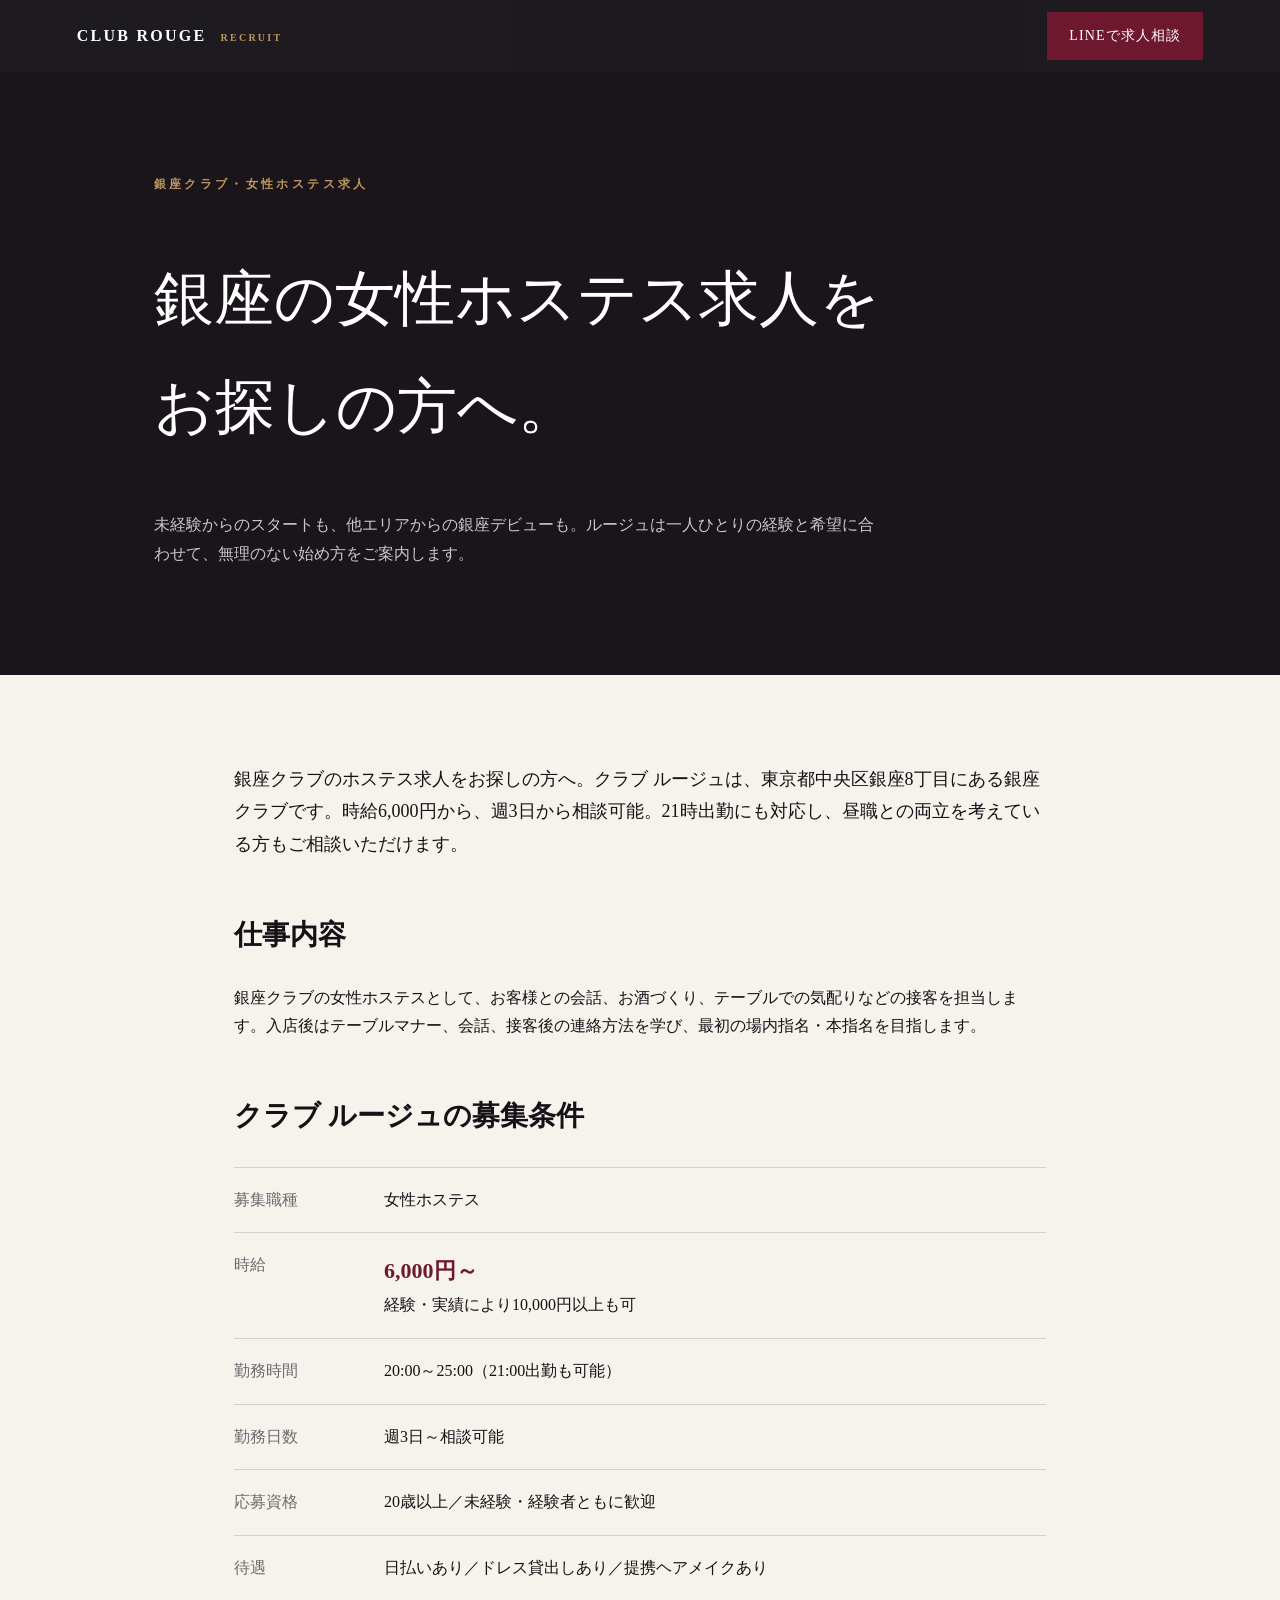
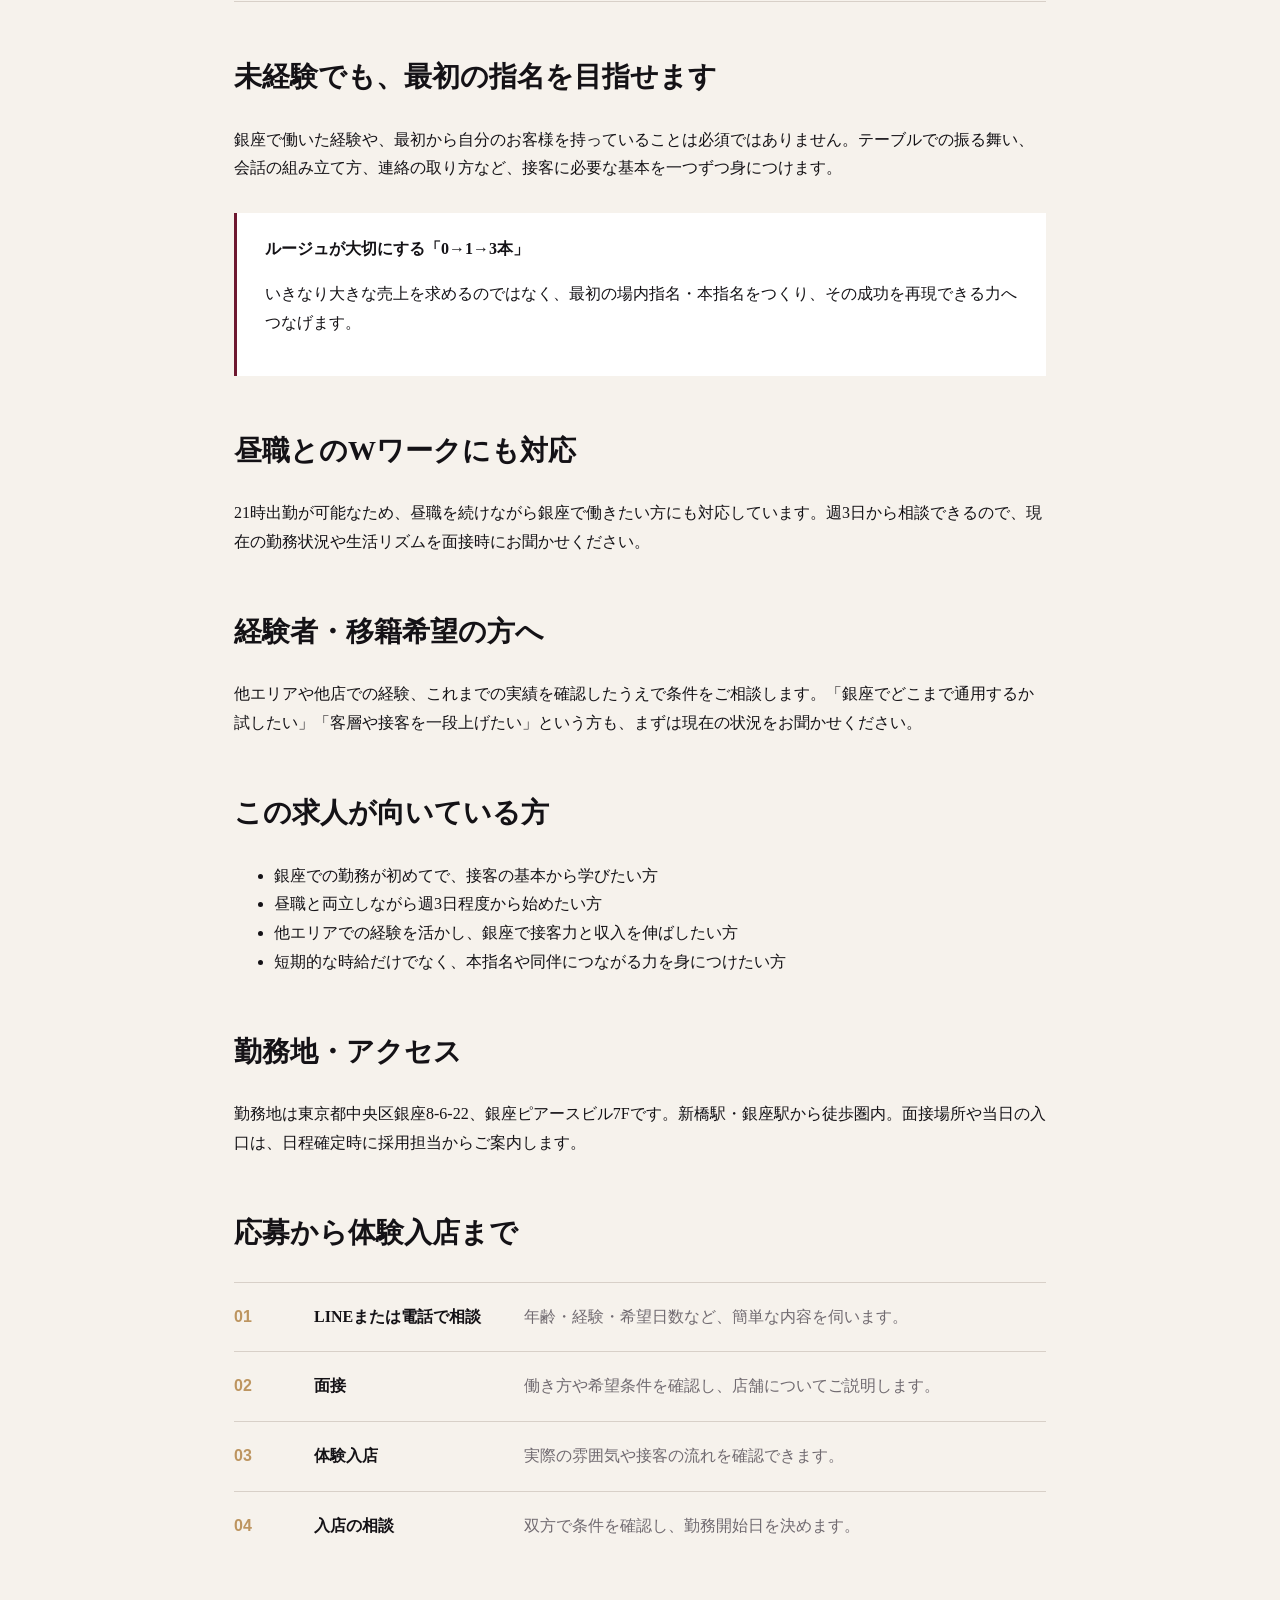
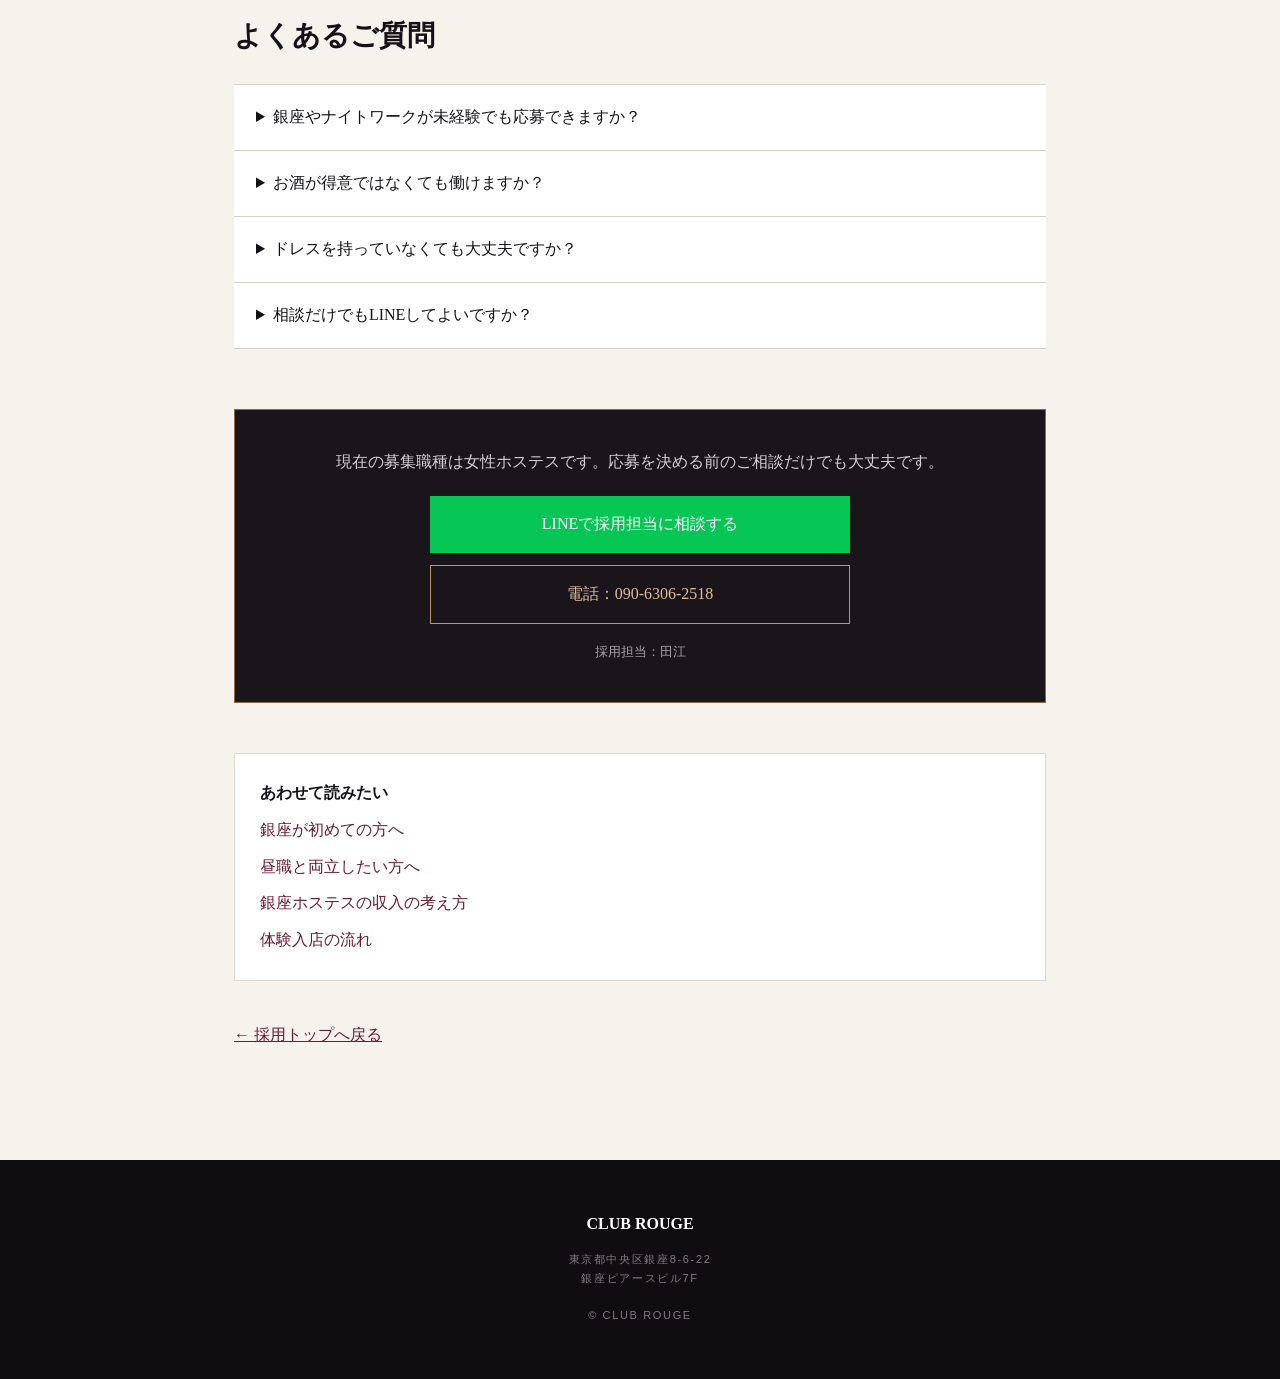
<file: ginza-hostess-recruit.html>
<!doctype html>
<html lang="ja">
<head>
  <script async src="https://www.googletagmanager.com/gtag/js?id=G-09QZRMTLVK"></script>
  <script src="ga4.js?v=20261017"></script>
  <meta charset="utf-8">
  <meta name="viewport" content="width=device-width,initial-scale=1">
  <meta name="description" content="銀座の女性ホステス求人をお探しの方へ。クラブ ルージュは時給6,000円から、週3日から相談可能。未経験・Wワーク・銀座デビューを丁寧にサポートします。">
  <link rel="canonical" href="https://sh-t92.github.io/rouge-recruit/ginza-hostess-recruit.html">
  <meta property="og:type" content="website">
  <meta property="og:locale" content="ja_JP">
  <meta property="og:site_name" content="CLUB ROUGE RECRUIT">
  <meta property="og:title" content="銀座クラブ女性ホステス求人｜時給6,000円～">
  <meta property="og:description" content="20歳以上の女性ホステス募集。週3日～・21時出勤可、日払い・ドレス貸出し・提携ヘアメイクあり。">
  <meta property="og:url" content="https://sh-t92.github.io/rouge-recruit/ginza-hostess-recruit.html">
  <meta property="og:image" content="https://sh-t92.github.io/rouge-recruit/floor-main.png">
  <meta name="twitter:card" content="summary_large_image">
  <title>銀座クラブ女性ホステス求人｜時給6,000円～｜クラブ ルージュ</title>
  <link rel="stylesheet" href="style.css"><link rel="stylesheet" href="seo.css"><link rel="stylesheet" href="job.css">
</head>
<body>
  <header class="nav"><a class="brand" href="./">CLUB ROUGE <span>RECRUIT</span></a><a class="nav-cta" href="https://line.me/ti/p/MGM9CfKDj5">LINEで求人相談</a></header>
  <section class="article-hero"><p class="eyebrow">銀座クラブ・女性ホステス求人</p><h1>銀座の女性ホステス求人を<br>お探しの方へ。</h1><p class="article-lead">未経験からのスタートも、他エリアからの銀座デビューも。ルージュは一人ひとりの経験と希望に合わせて、無理のない始め方をご案内します。</p></section>
  <main class="article">
    <p class="article-summary">銀座クラブのホステス求人をお探しの方へ。クラブ ルージュは、東京都中央区銀座8丁目にある銀座クラブです。時給6,000円から、週3日から相談可能。21時出勤にも対応し、昼職との両立を考えている方もご相談いただけます。</p>
    <h2>仕事内容</h2>
    <p>銀座クラブの女性ホステスとして、お客様との会話、お酒づくり、テーブルでの気配りなどの接客を担当します。入店後はテーブルマナー、会話、接客後の連絡方法を学び、最初の場内指名・本指名を目指します。</p>
    <h2>クラブ ルージュの募集条件</h2>
    <dl class="article-job-list"><div><dt>募集職種</dt><dd>女性ホステス</dd></div><div><dt>時給</dt><dd><strong>6,000円～</strong><br>経験・実績により10,000円以上も可</dd></div><div><dt>勤務時間</dt><dd>20:00～25:00（21:00出勤も可能）</dd></div><div><dt>勤務日数</dt><dd>週3日～相談可能</dd></div><div><dt>応募資格</dt><dd>20歳以上／未経験・経験者ともに歓迎</dd></div><div><dt>待遇</dt><dd>日払いあり／ドレス貸出しあり／提携ヘアメイクあり</dd></div></dl>
    <h2>未経験でも、最初の指名を目指せます</h2><p>銀座で働いた経験や、最初から自分のお客様を持っていることは必須ではありません。テーブルでの振る舞い、会話の組み立て方、連絡の取り方など、接客に必要な基本を一つずつ身につけます。</p>
    <div class="box"><strong>ルージュが大切にする「0→1→3本」</strong><p>いきなり大きな売上を求めるのではなく、最初の場内指名・本指名をつくり、その成功を再現できる力へつなげます。</p></div>
    <h2>昼職とのWワークにも対応</h2><p>21時出勤が可能なため、昼職を続けながら銀座で働きたい方にも対応しています。週3日から相談できるので、現在の勤務状況や生活リズムを面接時にお聞かせください。</p>
    <h2>経験者・移籍希望の方へ</h2><p>他エリアや他店での経験、これまでの実績を確認したうえで条件をご相談します。「銀座でどこまで通用するか試したい」「客層や接客を一段上げたい」という方も、まずは現在の状況をお聞かせください。</p>
    <h2>この求人が向いている方</h2>
    <ul><li>銀座での勤務が初めてで、接客の基本から学びたい方</li><li>昼職と両立しながら週3日程度から始めたい方</li><li>他エリアでの経験を活かし、銀座で接客力と収入を伸ばしたい方</li><li>短期的な時給だけでなく、本指名や同伴につながる力を身につけたい方</li></ul>
    <h2>勤務地・アクセス</h2>
    <p>勤務地は東京都中央区銀座8-6-22、銀座ピアースビル7Fです。新橋駅・銀座駅から徒歩圏内。面接場所や当日の入口は、日程確定時に採用担当からご案内します。</p>
    <h2>応募から体験入店まで</h2>
    <ol class="steps"><li><strong>LINEまたは電話で相談</strong><span>年齢・経験・希望日数など、簡単な内容を伺います。</span></li><li><strong>面接</strong><span>働き方や希望条件を確認し、店舗についてご説明します。</span></li><li><strong>体験入店</strong><span>実際の雰囲気や接客の流れを確認できます。</span></li><li><strong>入店の相談</strong><span>双方で条件を確認し、勤務開始日を決めます。</span></li></ol>
    <h2>よくあるご質問</h2>
    <div class="article-faq"><details><summary>銀座やナイトワークが未経験でも応募できますか？</summary><p>はい。未経験の方も歓迎しています。接客の基本から段階的にサポートします。</p></details><details><summary>お酒が得意ではなくても働けますか？</summary><p>体質や不安な点は面接時にご相談ください。無理のない働き方を一緒に確認します。</p></details><details><summary>ドレスを持っていなくても大丈夫ですか？</summary><p>ドレスの貸出しがあります。ヘアメイクは提携先をご利用いただけます。</p></details><details><summary>相談だけでもLINEしてよいですか？</summary><p>はい。応募を決める前のご質問や条件相談だけでも問題ありません。</p></details></div>
    <div class="article-cta"><p>現在の募集職種は女性ホステスです。応募を決める前のご相談だけでも大丈夫です。</p><a href="https://line.me/ti/p/MGM9CfKDj5">LINEで採用担当に相談する</a><a class="article-phone" href="tel:09063062518">電話：090-6306-2518</a><small>採用担当：田江</small></div>
    <nav class="related"><strong>あわせて読みたい</strong><a href="first-time.html">銀座が初めての方へ</a><a href="w-work.html">昼職と両立したい方へ</a><a href="salary.html">銀座ホステスの収入の考え方</a><a href="trial.html">体験入店の流れ</a></nav><a class="back" href="./">← 採用トップへ戻る</a>
  </main>
  <footer><strong>CLUB ROUGE</strong><p>東京都中央区銀座8-6-22<br>銀座ピアースビル7F</p><small>© CLUB ROUGE</small></footer>
  <script type="application/ld+json">{"@context":"https://schema.org","@type":"JobPosting","title":"女性ホステス","description":"<p>東京都中央区銀座8丁目のクラブ ルージュで、お客様との会話、お酒づくり、テーブルでの気配りなどの接客を担当する女性ホステスの求人です。</p><p>勤務時間は20:00～25:00で、21:00出勤も可能です。週3日から相談できます。</p><ul><li>20歳以上</li><li>未経験・経験者ともに歓迎</li><li>時給6,000円から。経験・実績により10,000円以上も可</li><li>日払いあり</li><li>ドレス貸出しあり</li><li>提携ヘアメイクあり</li></ul><p>入店後はテーブルマナー、会話、接客後の連絡方法を学び、最初の場内指名・本指名を目指します。LINEまたは電話で面接・体験入店をご相談いただけます。</p>","identifier":{"@type":"PropertyValue","name":"クラブ ルージュ","value":"rouge-hostess-2026"},"datePosted":"2026-09-25","validThrough":"2026-12-31T23:59:59+09:00","employmentType":"PART_TIME","url":"https://sh-t92.github.io/rouge-recruit/ginza-hostess-recruit.html","hiringOrganization":{"@type":"Organization","name":"クラブ ルージュ","sameAs":"https://sh-t92.github.io/rouge-recruit/"},"jobLocation":{"@type":"Place","address":{"@type":"PostalAddress","streetAddress":"銀座8-6-22 銀座ピアースビル7F","addressLocality":"中央区","addressRegion":"東京都","postalCode":"104-0061","addressCountry":"JP"}},"baseSalary":{"@type":"MonetaryAmount","currency":"JPY","value":{"@type":"QuantitativeValue","minValue":6000,"maxValue":10000,"unitText":"HOUR"}},"workHours":"20:00～25:00（21:00出勤も可能）／週3日～相談可能","responsibilities":"お客様との会話、お酒づくり、テーブルでの気配りなどの接客。","qualifications":"20歳以上。未経験・経験者ともに歓迎。","jobBenefits":"日払いあり、ドレス貸出しあり、提携ヘアメイクあり。"}</script>
  <script type="application/ld+json">{"@context":"https://schema.org","@type":"FAQPage","mainEntity":[{"@type":"Question","name":"銀座やナイトワークが未経験でも応募できますか？","acceptedAnswer":{"@type":"Answer","text":"はい。未経験の方も歓迎しています。接客の基本から段階的にサポートします。"}},{"@type":"Question","name":"お酒が得意ではなくても働けますか？","acceptedAnswer":{"@type":"Answer","text":"体質や不安な点は面接時にご相談ください。無理のない働き方を一緒に確認します。"}},{"@type":"Question","name":"ドレスを持っていなくても大丈夫ですか？","acceptedAnswer":{"@type":"Answer","text":"ドレスの貸出しがあります。ヘアメイクは提携先をご利用いただけます。"}},{"@type":"Question","name":"相談だけでもLINEしてよいですか？","acceptedAnswer":{"@type":"Answer","text":"はい。応募を決める前のご質問や条件相談だけでも問題ありません。"}}]}</script>
</body>
</html>
</file>
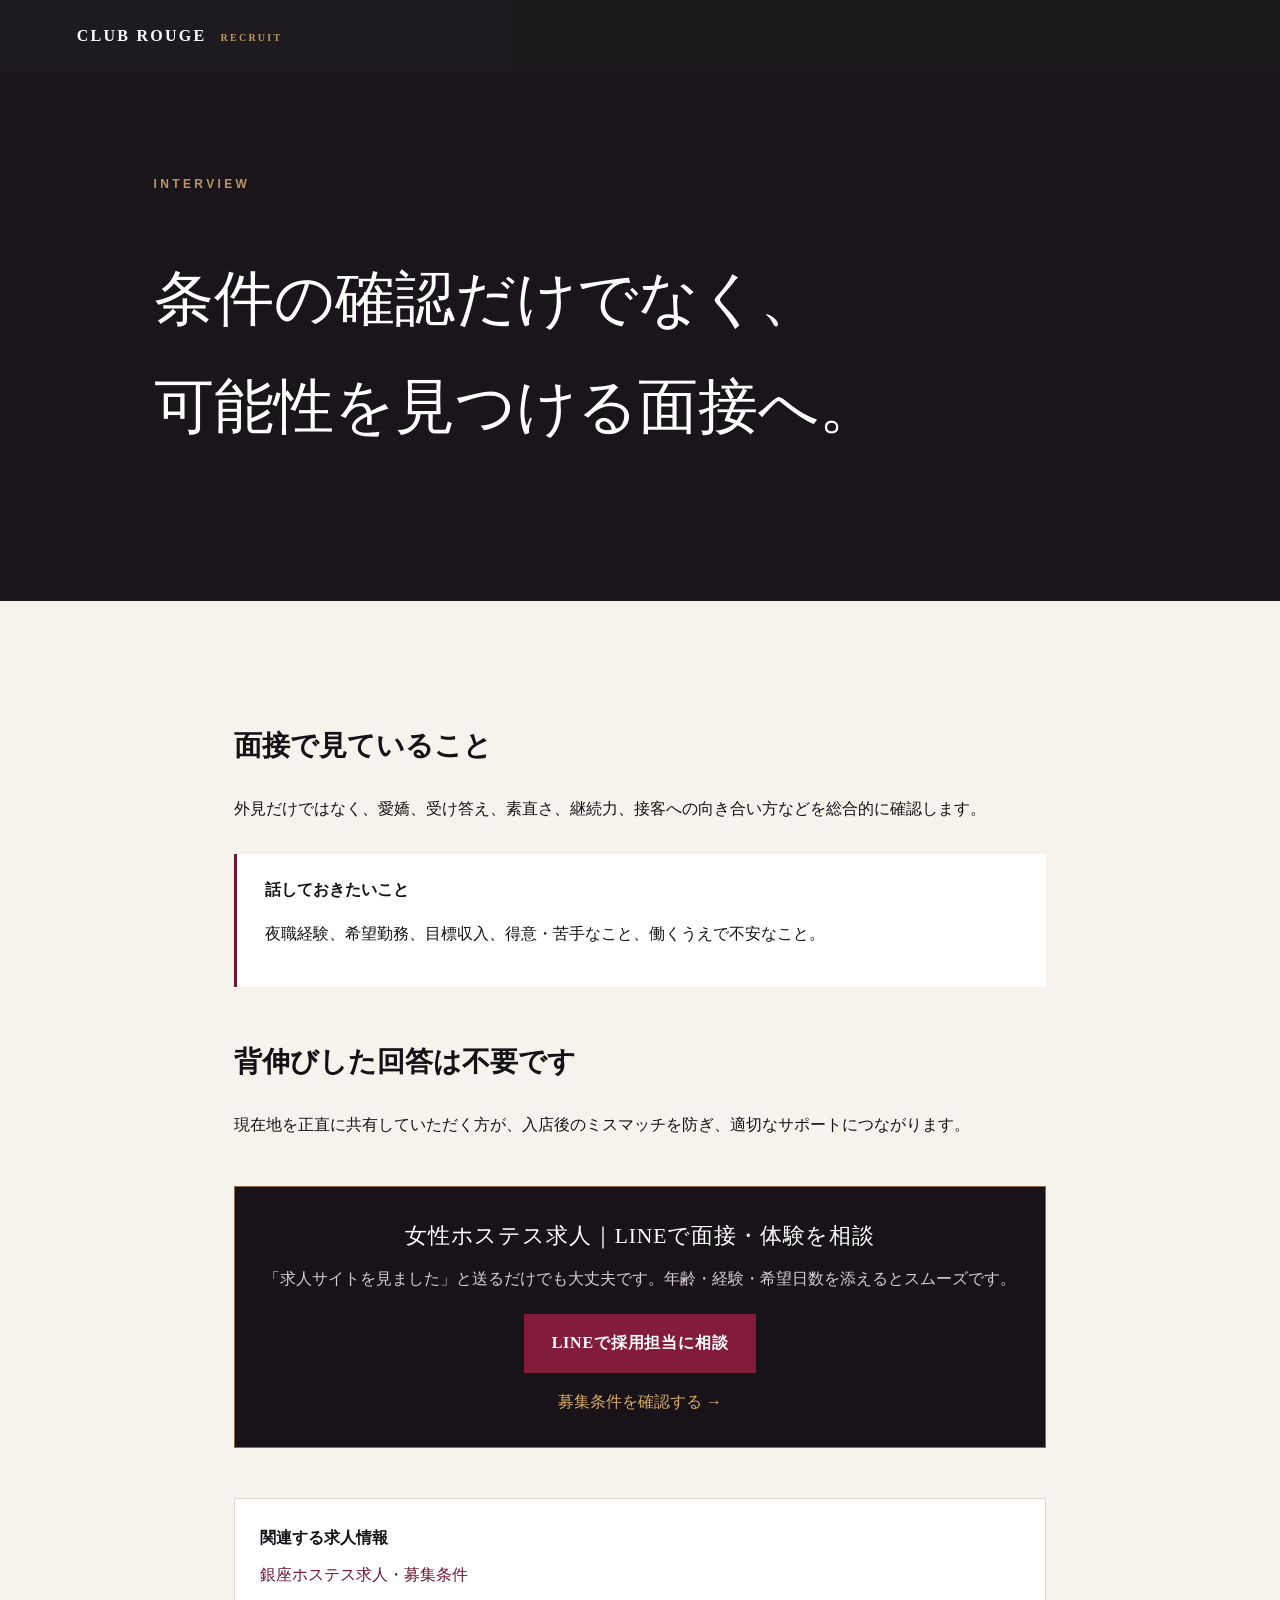
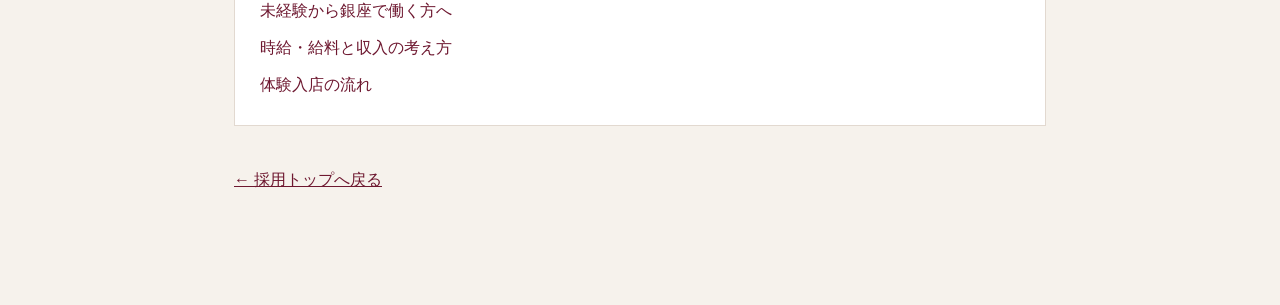
<file: interview.html>
<!doctype html><html lang="ja"><head><script async src="https://www.googletagmanager.com/gtag/js?id=G-09QZRMTLVK"></script><script src="ga4.js?v=20261017"></script><meta charset="utf-8"><meta name="viewport" content="width=device-width,initial-scale=1"><meta name="description" content="銀座ホステスの面接が不安な方へ。服装、質問内容、愛嬌や受け答えなど、ルージュが重視する採用基準をご紹介します。"><title>銀座ホステスの面接｜服装・質問・採用基準｜CLUB ROUGE</title><link rel="canonical" href="https://sh-t92.github.io/rouge-recruit/interview.html"><link rel="stylesheet" href="seo.css"><link rel="stylesheet" href="style.css"></head><body><header class="nav"><a class="brand" href="./">CLUB ROUGE <span>RECRUIT</span></a></header><section class="article-hero"><p class="eyebrow">INTERVIEW</p><h1>条件の確認だけでなく、<br>可能性を見つける面接へ。</h1></section><main class="article"><h2>面接で見ていること</h2><p>外見だけではなく、愛嬌、受け答え、素直さ、継続力、接客への向き合い方などを総合的に確認します。</p><div class="box"><strong>話しておきたいこと</strong><p>夜職経験、希望勤務、目標収入、得意・苦手なこと、働くうえで不安なこと。</p></div><h2>背伸びした回答は不要です</h2><p>現在地を正直に共有していただく方が、入店後のミスマッチを防ぎ、適切なサポートにつながります。</p><section class="article-cta"><strong>女性ホステス求人｜LINEで面接・体験を相談</strong><p>「求人サイトを見ました」と送るだけでも大丈夫です。年齢・経験・希望日数を添えるとスムーズです。</p><a class="line-button" data-cta="article-line" href="https://line.me/ti/p/MGM9CfKDj5">LINEで採用担当に相談</a><a class="conditions-link" href="ginza-hostess-recruit.html">募集条件を確認する →</a></section><nav class="related"><strong>関連する求人情報</strong><a href="ginza-hostess-recruit.html">銀座ホステス求人・募集条件</a><a href="first-time.html">未経験から銀座で働く方へ</a><a href="salary.html">時給・給料と収入の考え方</a><a href="trial.html">体験入店の流れ</a></nav><a class="back" href="./">← 採用トップへ戻る</a></main></body></html>
</file>
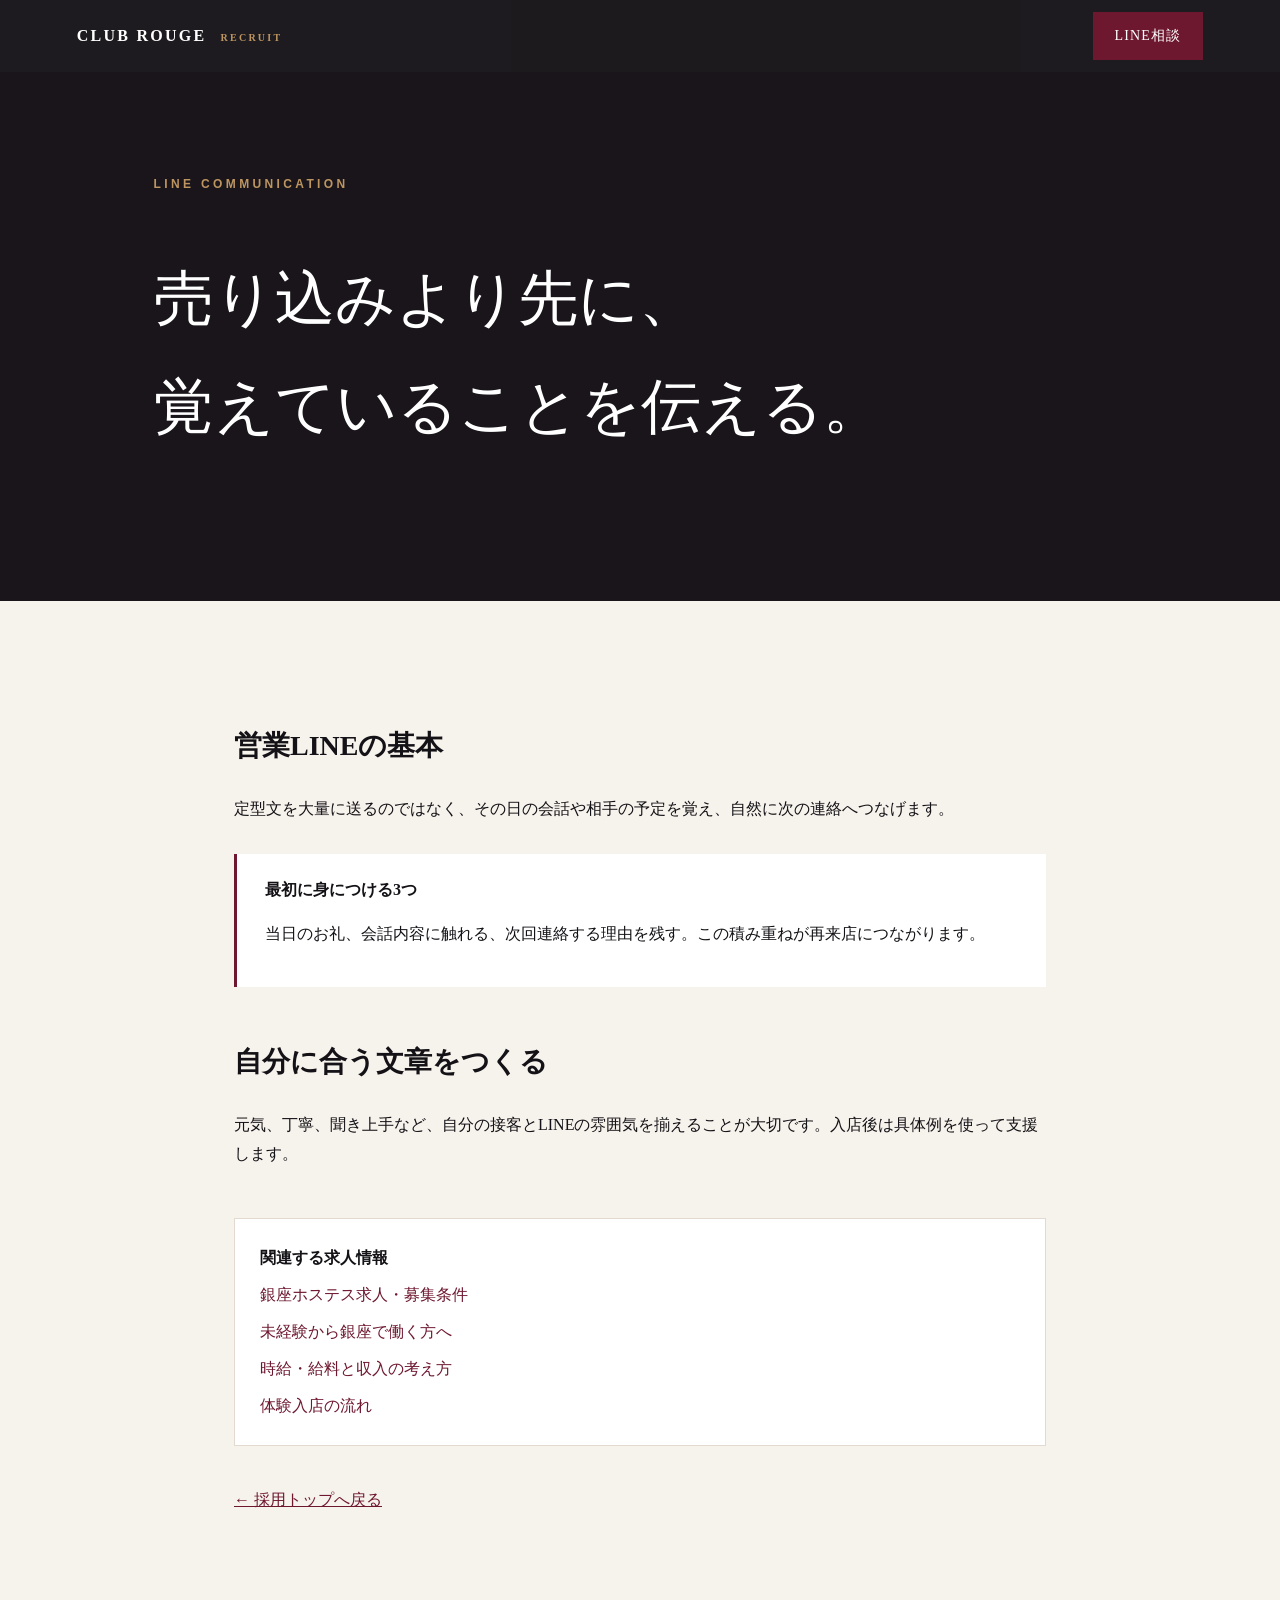
<file: line-sales.html>
<!doctype html><html lang="ja"><head><script async src="https://www.googletagmanager.com/gtag/js?id=G-09QZRMTLVK"></script><script src="ga4.js?v=20261017"></script><meta charset="utf-8"><meta name="viewport" content="width=device-width,initial-scale=1"><meta name="description" content="銀座ホステスがお客様に選ばれるためのLINE営業の基本を解説します。"><title>銀座ホステスのLINE営業｜指名・再来店につなげる基本｜CLUB ROUGE</title><link rel="canonical" href="https://sh-t92.github.io/rouge-recruit/line-sales.html"><link rel="stylesheet" href="seo.css"><link rel="stylesheet" href="style.css"></head><body><header class="nav"><a class="brand" href="./">CLUB ROUGE <span>RECRUIT</span></a><a class="nav-cta" href="https://line.me/ti/p/MGM9CfKDj5">LINE相談</a></header><section class="article-hero"><p class="eyebrow">LINE COMMUNICATION</p><h1>売り込みより先に、<br>覚えていることを伝える。</h1></section><main class="article"><h2>営業LINEの基本</h2><p>定型文を大量に送るのではなく、その日の会話や相手の予定を覚え、自然に次の連絡へつなげます。</p><div class="box"><strong>最初に身につける3つ</strong><p>当日のお礼、会話内容に触れる、次回連絡する理由を残す。この積み重ねが再来店につながります。</p></div><h2>自分に合う文章をつくる</h2><p>元気、丁寧、聞き上手など、自分の接客とLINEの雰囲気を揃えることが大切です。入店後は具体例を使って支援します。</p><nav class="related"><strong>関連する求人情報</strong><a href="ginza-hostess-recruit.html">銀座ホステス求人・募集条件</a><a href="first-time.html">未経験から銀座で働く方へ</a><a href="salary.html">時給・給料と収入の考え方</a><a href="trial.html">体験入店の流れ</a></nav><a class="back" href="./">← 採用トップへ戻る</a></main></body></html>
</file>
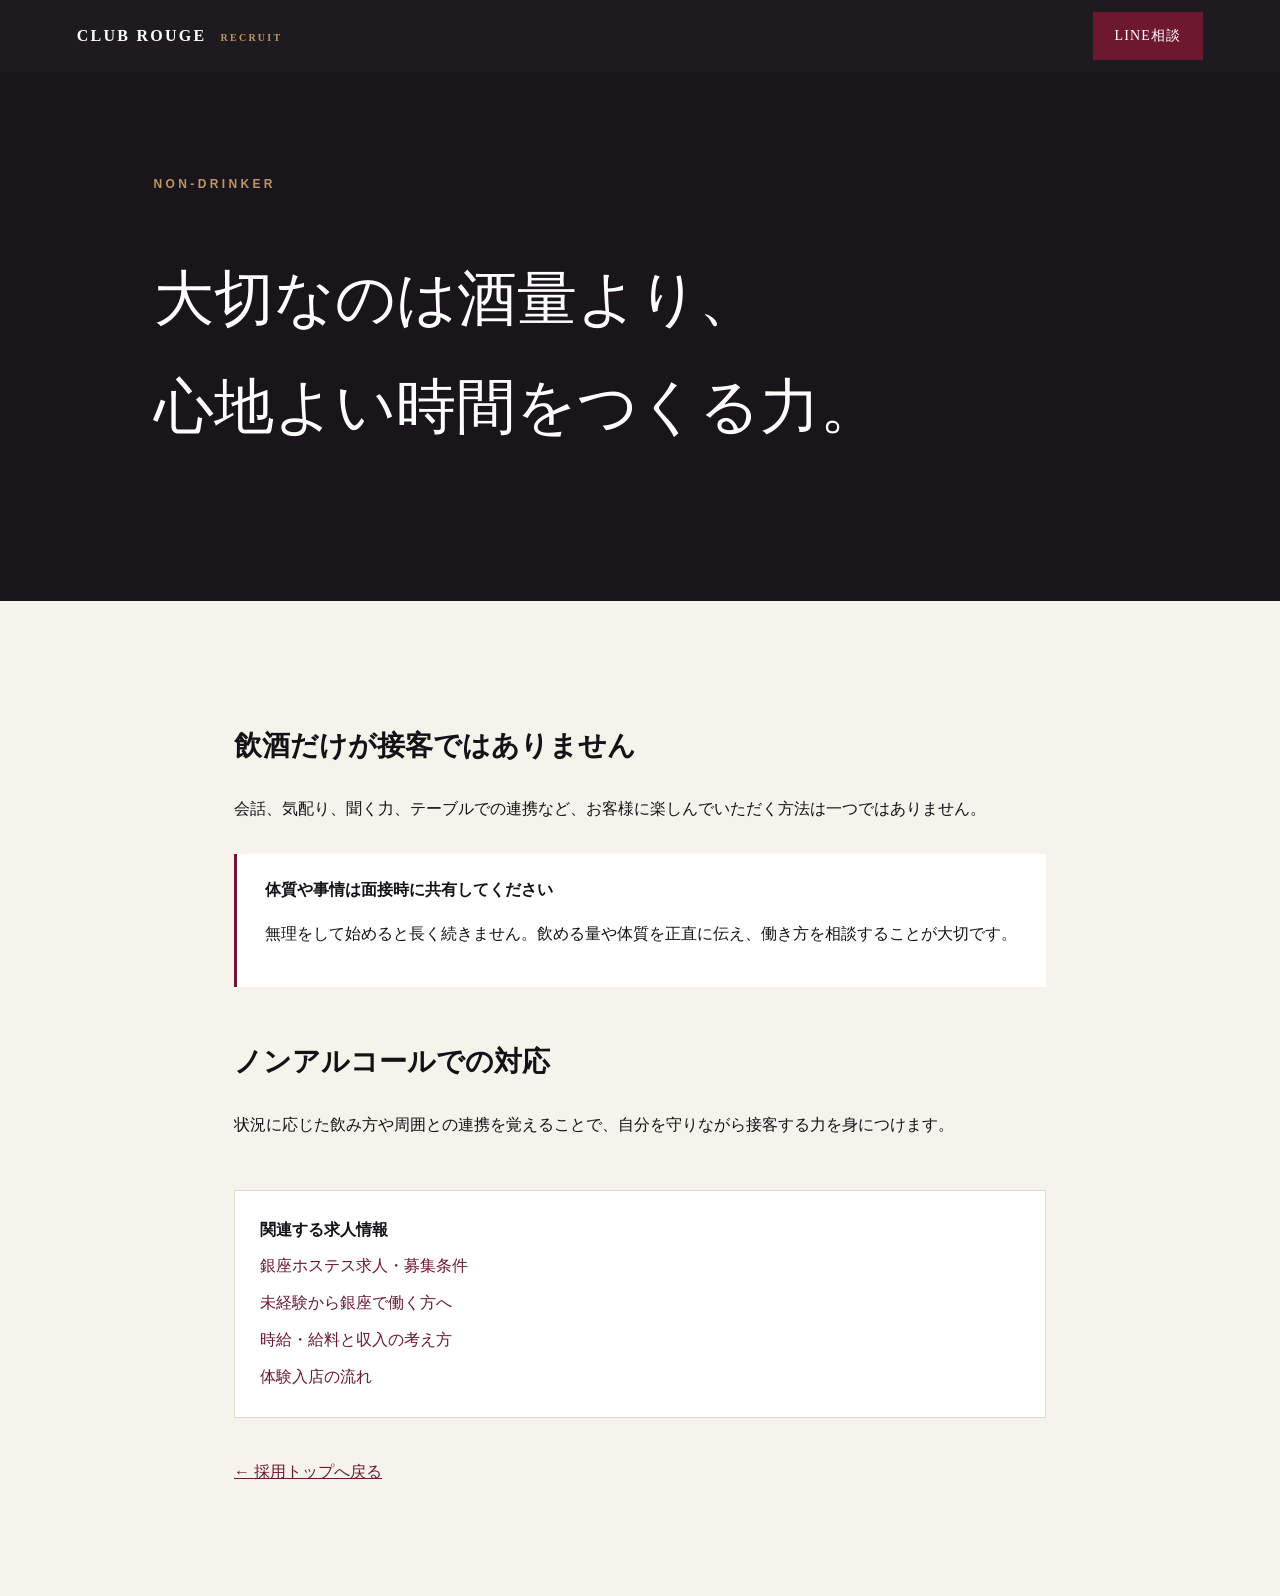
<file: non-drinker.html>
<!doctype html><html lang="ja"><head><script async src="https://www.googletagmanager.com/gtag/js?id=G-09QZRMTLVK"></script><script src="ga4.js?v=20261017"></script><meta charset="utf-8"><meta name="viewport" content="width=device-width,initial-scale=1"><meta name="description" content="お酒が苦手・飲めない方が銀座クラブで働く際に大切なことをご案内します。"><title>お酒が飲めない銀座ホステスの働き方｜求人Q&amp;A｜CLUB ROUGE</title><link rel="canonical" href="https://sh-t92.github.io/rouge-recruit/non-drinker.html"><link rel="stylesheet" href="seo.css"><link rel="stylesheet" href="style.css"></head><body><header class="nav"><a class="brand" href="./">CLUB ROUGE <span>RECRUIT</span></a><a class="nav-cta" href="https://line.me/ti/p/MGM9CfKDj5">LINE相談</a></header><section class="article-hero"><p class="eyebrow">NON-DRINKER</p><h1>大切なのは酒量より、<br>心地よい時間をつくる力。</h1></section><main class="article"><h2>飲酒だけが接客ではありません</h2><p>会話、気配り、聞く力、テーブルでの連携など、お客様に楽しんでいただく方法は一つではありません。</p><div class="box"><strong>体質や事情は面接時に共有してください</strong><p>無理をして始めると長く続きません。飲める量や体質を正直に伝え、働き方を相談することが大切です。</p></div><h2>ノンアルコールでの対応</h2><p>状況に応じた飲み方や周囲との連携を覚えることで、自分を守りながら接客する力を身につけます。</p><nav class="related"><strong>関連する求人情報</strong><a href="ginza-hostess-recruit.html">銀座ホステス求人・募集条件</a><a href="first-time.html">未経験から銀座で働く方へ</a><a href="salary.html">時給・給料と収入の考え方</a><a href="trial.html">体験入店の流れ</a></nav><a class="back" href="./">← 採用トップへ戻る</a></main></body></html>
</file>
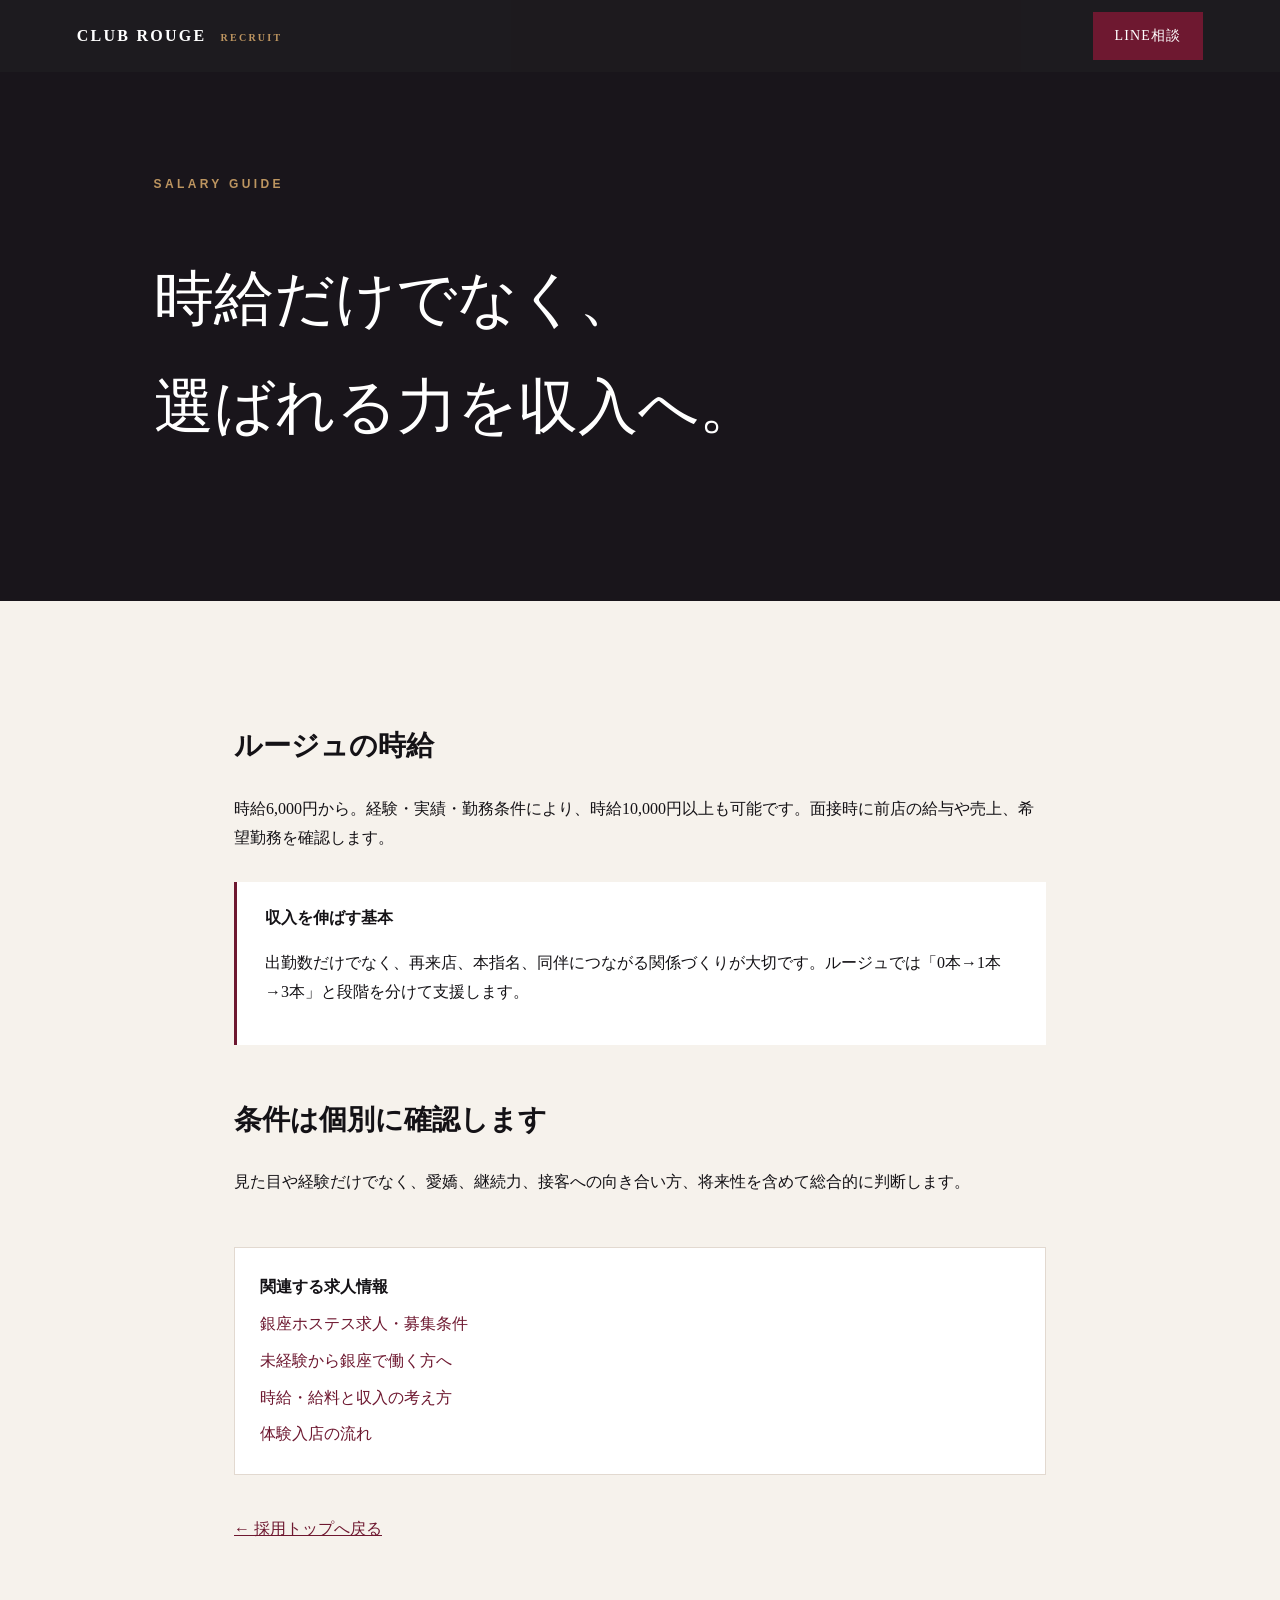
<file: salary.html>
<!doctype html><html lang="ja"><head><script async src="https://www.googletagmanager.com/gtag/js?id=G-09QZRMTLVK"></script><script src="ga4.js?v=20261017"></script><meta charset="utf-8"><meta name="viewport" content="width=device-width,initial-scale=1"><meta name="description" content="銀座ホステスの時給・給料について。クラブRougeの時給、収入を伸ばす考え方をご案内します。"><title>銀座ホステスの時給・給料｜時給6,000円～・収入の伸ばし方｜CLUB ROUGE</title><link rel="canonical" href="https://sh-t92.github.io/rouge-recruit/salary.html"><link rel="stylesheet" href="seo.css"><link rel="stylesheet" href="style.css"></head><body><header class="nav"><a class="brand" href="./">CLUB ROUGE <span>RECRUIT</span></a><a class="nav-cta" href="https://line.me/ti/p/MGM9CfKDj5">LINE相談</a></header><section class="article-hero"><p class="eyebrow">SALARY GUIDE</p><h1>時給だけでなく、<br>選ばれる力を収入へ。</h1></section><main class="article"><h2>ルージュの時給</h2><p>時給6,000円から。経験・実績・勤務条件により、時給10,000円以上も可能です。面接時に前店の給与や売上、希望勤務を確認します。</p><div class="box"><strong>収入を伸ばす基本</strong><p>出勤数だけでなく、再来店、本指名、同伴につながる関係づくりが大切です。ルージュでは「0本→1本→3本」と段階を分けて支援します。</p></div><h2>条件は個別に確認します</h2><p>見た目や経験だけでなく、愛嬌、継続力、接客への向き合い方、将来性を含めて総合的に判断します。</p><nav class="related"><strong>関連する求人情報</strong><a href="ginza-hostess-recruit.html">銀座ホステス求人・募集条件</a><a href="first-time.html">未経験から銀座で働く方へ</a><a href="salary.html">時給・給料と収入の考え方</a><a href="trial.html">体験入店の流れ</a></nav><a class="back" href="./">← 採用トップへ戻る</a></main></body></html>
</file>
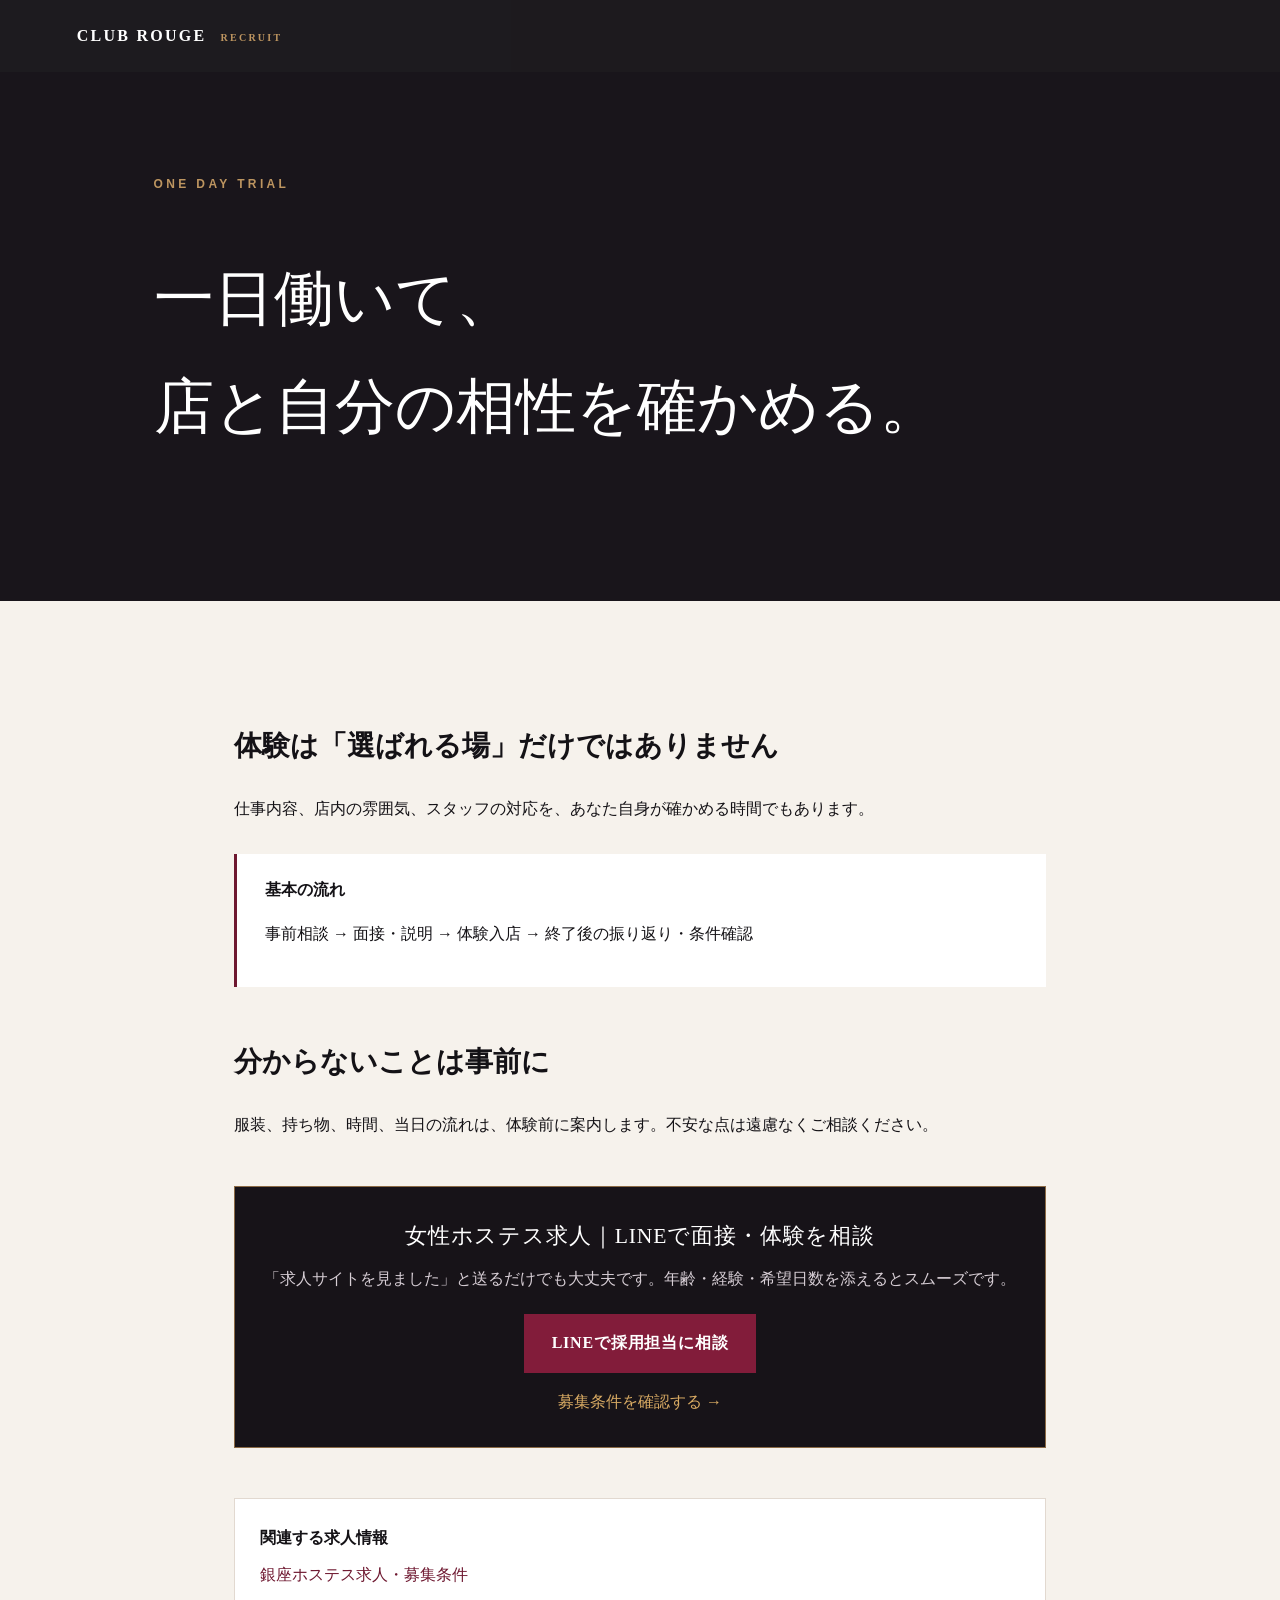
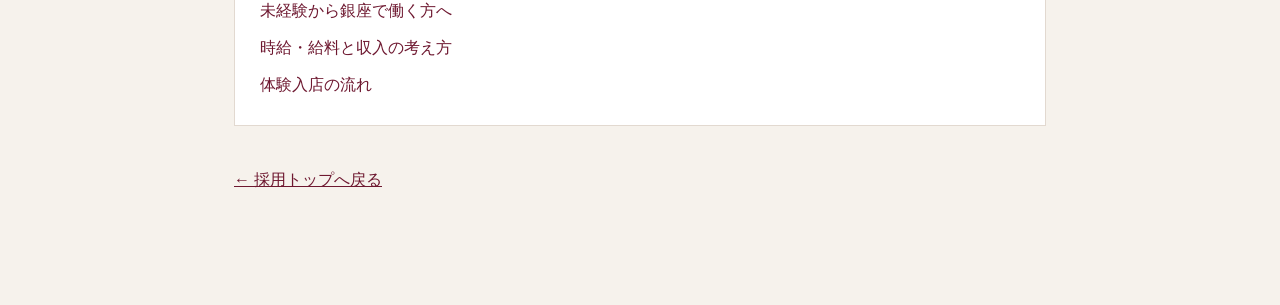
<file: trial.html>
<!doctype html><html lang="ja"><head><script async src="https://www.googletagmanager.com/gtag/js?id=G-09QZRMTLVK"></script><script src="ga4.js?v=20261017"></script><meta charset="utf-8"><meta name="viewport" content="width=device-width,initial-scale=1"><meta name="description" content="銀座クラブの体験入店を検討している方へ。LINE相談、面接、当日の勤務、体験後の条件確認まで詳しく解説します。"><title>銀座クラブの体験入店｜応募から当日の流れ｜CLUB ROUGE</title><link rel="canonical" href="https://sh-t92.github.io/rouge-recruit/trial.html"><link rel="stylesheet" href="seo.css"><link rel="stylesheet" href="style.css"></head><body><header class="nav"><a class="brand" href="./">CLUB ROUGE <span>RECRUIT</span></a></header><section class="article-hero"><p class="eyebrow">ONE DAY TRIAL</p><h1>一日働いて、<br>店と自分の相性を確かめる。</h1></section><main class="article"><h2>体験は「選ばれる場」だけではありません</h2><p>仕事内容、店内の雰囲気、スタッフの対応を、あなた自身が確かめる時間でもあります。</p><div class="box"><strong>基本の流れ</strong><p>事前相談 → 面接・説明 → 体験入店 → 終了後の振り返り・条件確認</p></div><h2>分からないことは事前に</h2><p>服装、持ち物、時間、当日の流れは、体験前に案内します。不安な点は遠慮なくご相談ください。</p><section class="article-cta"><strong>女性ホステス求人｜LINEで面接・体験を相談</strong><p>「求人サイトを見ました」と送るだけでも大丈夫です。年齢・経験・希望日数を添えるとスムーズです。</p><a class="line-button" data-cta="article-line" href="https://line.me/ti/p/MGM9CfKDj5">LINEで採用担当に相談</a><a class="conditions-link" href="ginza-hostess-recruit.html">募集条件を確認する →</a></section><nav class="related"><strong>関連する求人情報</strong><a href="ginza-hostess-recruit.html">銀座ホステス求人・募集条件</a><a href="first-time.html">未経験から銀座で働く方へ</a><a href="salary.html">時給・給料と収入の考え方</a><a href="trial.html">体験入店の流れ</a></nav><a class="back" href="./">← 採用トップへ戻る</a></main></body></html>
</file>
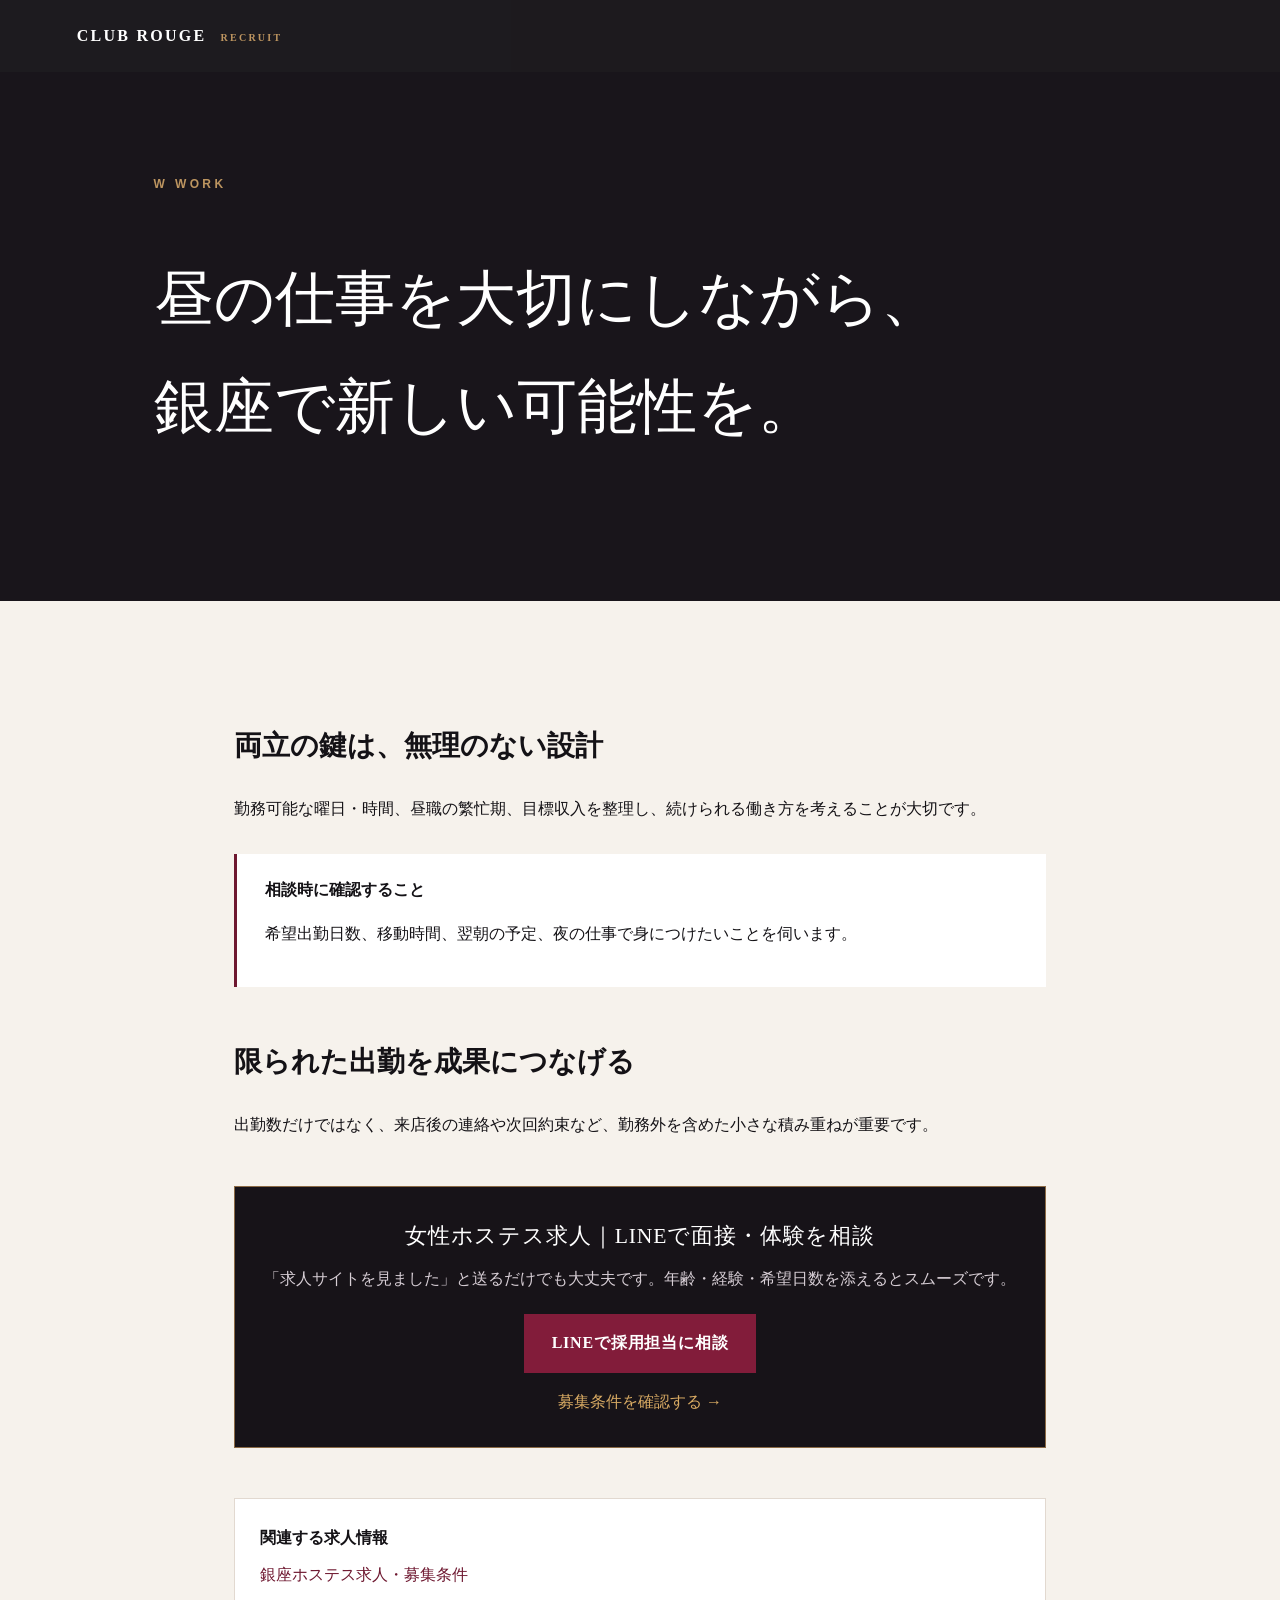
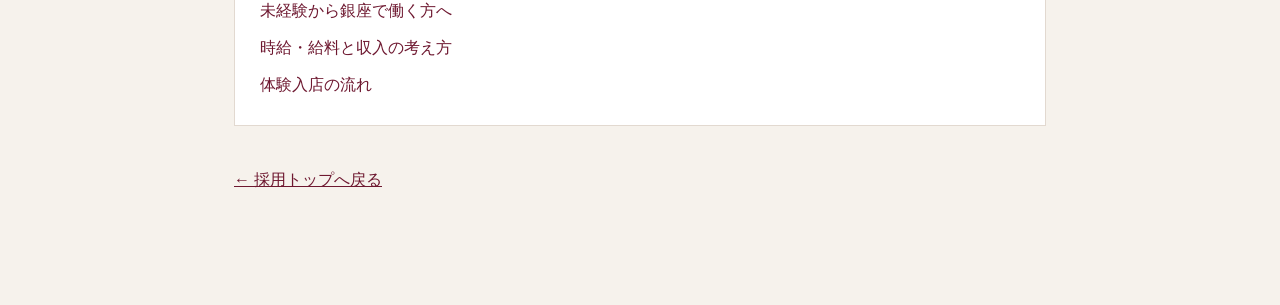
<file: w-work.html>
<!doctype html><html lang="ja"><head><script async src="https://www.googletagmanager.com/gtag/js?id=G-09QZRMTLVK"></script><script src="ga4.js?v=20261017"></script><meta charset="utf-8"><meta name="viewport" content="width=device-width,initial-scale=1"><meta name="description" content="昼職と銀座ホステスを両立したい方へ。週3日・21時出勤可の働き方、無理なく継続するための考え方をご案内します。"><title>銀座ホステスのWワーク求人｜週3日・21時出勤可｜CLUB ROUGE</title><link rel="canonical" href="https://sh-t92.github.io/rouge-recruit/w-work.html"><link rel="stylesheet" href="seo.css"><link rel="stylesheet" href="style.css"></head><body><header class="nav"><a class="brand" href="./">CLUB ROUGE <span>RECRUIT</span></a></header><section class="article-hero"><p class="eyebrow">W WORK</p><h1>昼の仕事を大切にしながら、<br>銀座で新しい可能性を。</h1></section><main class="article"><h2>両立の鍵は、無理のない設計</h2><p>勤務可能な曜日・時間、昼職の繁忙期、目標収入を整理し、続けられる働き方を考えることが大切です。</p><div class="box"><strong>相談時に確認すること</strong><p>希望出勤日数、移動時間、翌朝の予定、夜の仕事で身につけたいことを伺います。</p></div><h2>限られた出勤を成果につなげる</h2><p>出勤数だけではなく、来店後の連絡や次回約束など、勤務外を含めた小さな積み重ねが重要です。</p><section class="article-cta"><strong>女性ホステス求人｜LINEで面接・体験を相談</strong><p>「求人サイトを見ました」と送るだけでも大丈夫です。年齢・経験・希望日数を添えるとスムーズです。</p><a class="line-button" data-cta="article-line" href="https://line.me/ti/p/MGM9CfKDj5">LINEで採用担当に相談</a><a class="conditions-link" href="ginza-hostess-recruit.html">募集条件を確認する →</a></section><nav class="related"><strong>関連する求人情報</strong><a href="ginza-hostess-recruit.html">銀座ホステス求人・募集条件</a><a href="first-time.html">未経験から銀座で働く方へ</a><a href="salary.html">時給・給料と収入の考え方</a><a href="trial.html">体験入店の流れ</a></nav><a class="back" href="./">← 採用トップへ戻る</a></main></body></html>
</file>
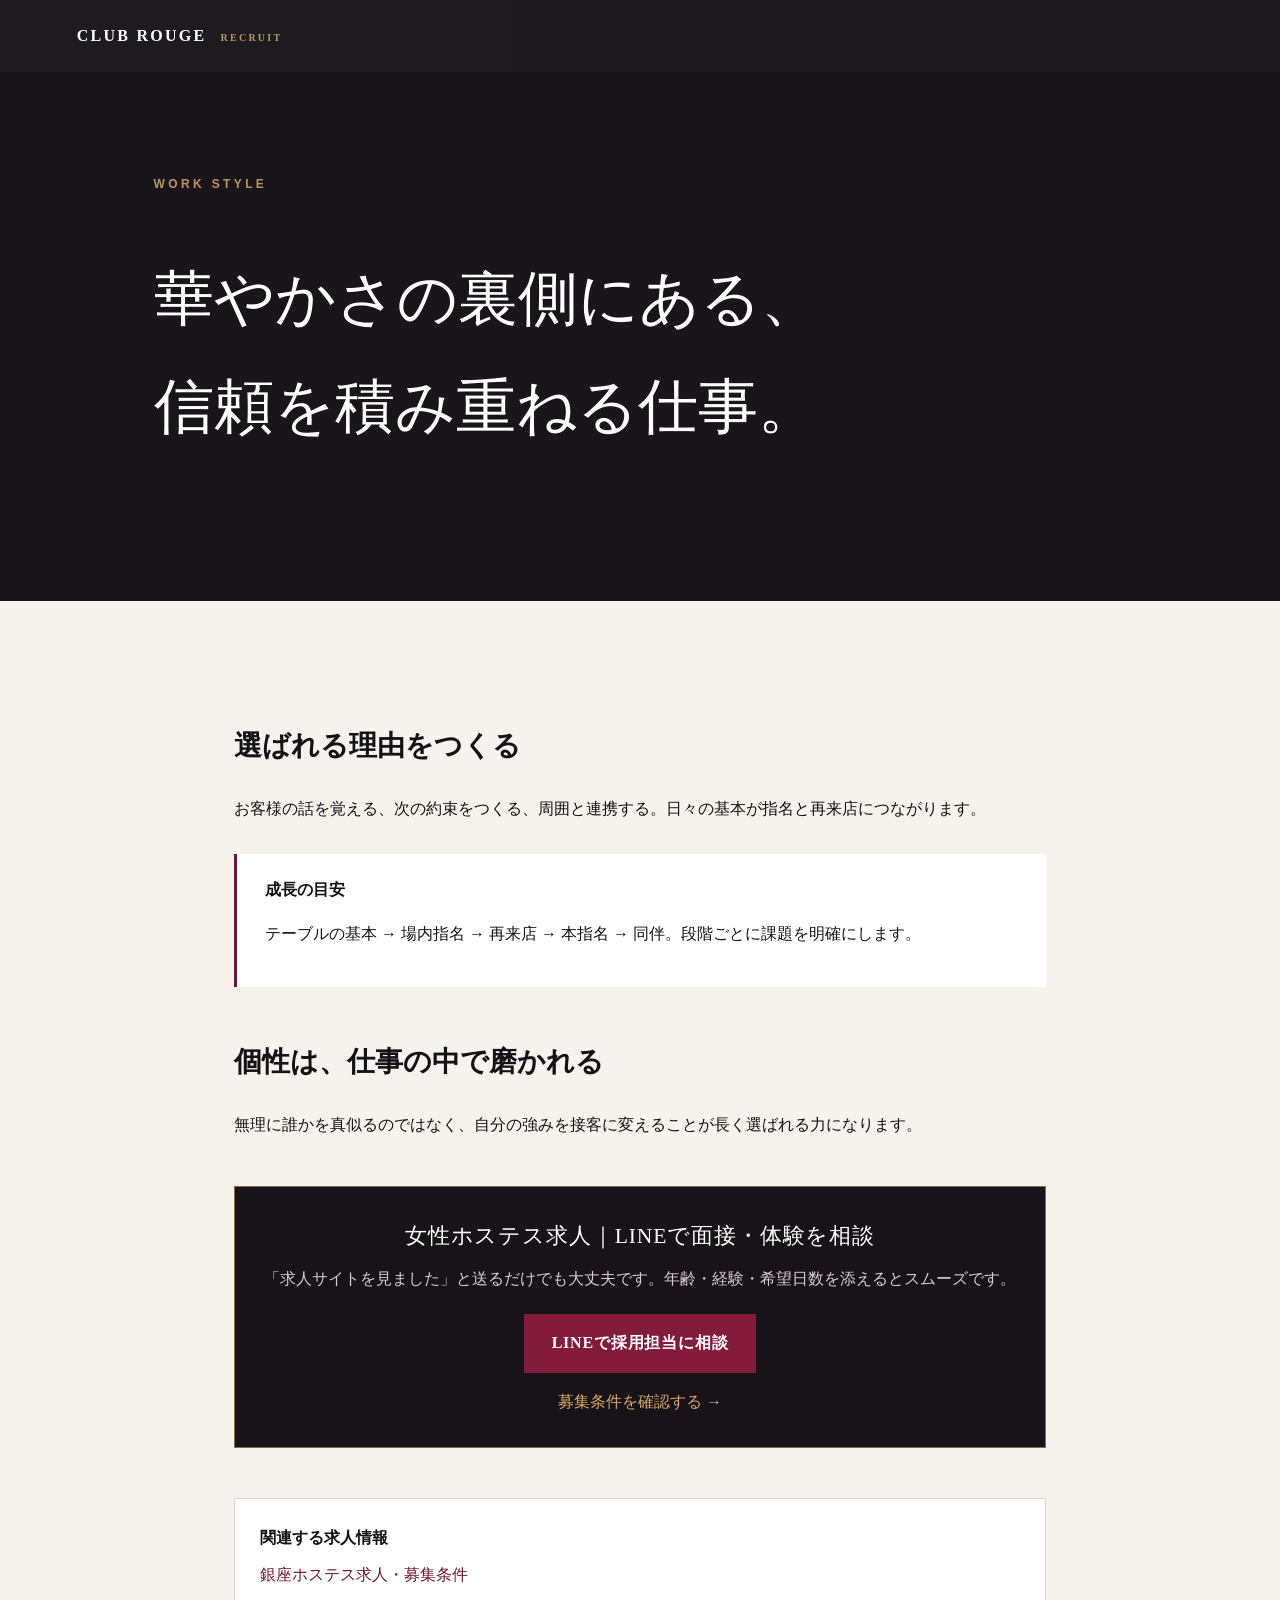
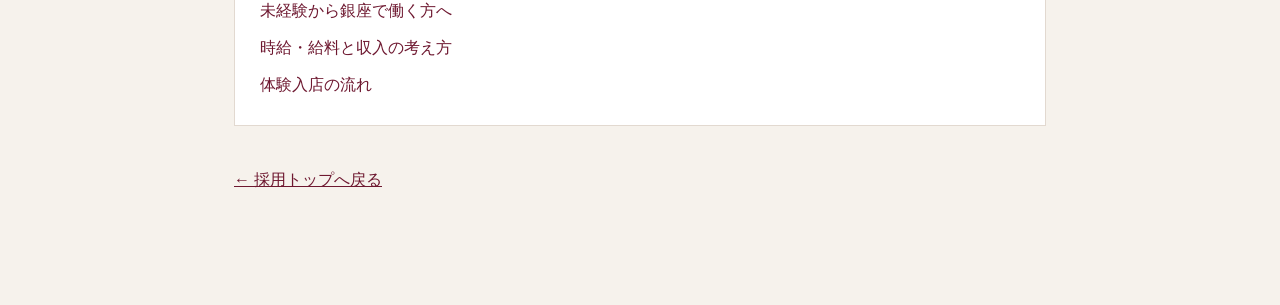
<file: work-style.html>
<!doctype html><html lang="ja"><head><script async src="https://www.googletagmanager.com/gtag/js?id=G-09QZRMTLVK"></script><script src="ga4.js?v=20261017"></script><meta charset="utf-8"><meta name="viewport" content="width=device-width,initial-scale=1"><meta name="description" content="銀座ホステスの働き方と、指名につながる成長の考え方をご紹介します。"><title>銀座ホステスの働き方｜指名を増やす成長ステップ｜CLUB ROUGE</title><link rel="canonical" href="https://sh-t92.github.io/rouge-recruit/work-style.html"><link rel="stylesheet" href="seo.css"><link rel="stylesheet" href="style.css"></head><body><header class="nav"><a class="brand" href="./">CLUB ROUGE <span>RECRUIT</span></a></header><section class="article-hero"><p class="eyebrow">WORK STYLE</p><h1>華やかさの裏側にある、<br>信頼を積み重ねる仕事。</h1></section><main class="article"><h2>選ばれる理由をつくる</h2><p>お客様の話を覚える、次の約束をつくる、周囲と連携する。日々の基本が指名と再来店につながります。</p><div class="box"><strong>成長の目安</strong><p>テーブルの基本 → 場内指名 → 再来店 → 本指名 → 同伴。段階ごとに課題を明確にします。</p></div><h2>個性は、仕事の中で磨かれる</h2><p>無理に誰かを真似るのではなく、自分の強みを接客に変えることが長く選ばれる力になります。</p><section class="article-cta"><strong>女性ホステス求人｜LINEで面接・体験を相談</strong><p>「求人サイトを見ました」と送るだけでも大丈夫です。年齢・経験・希望日数を添えるとスムーズです。</p><a class="line-button" data-cta="article-line" href="https://line.me/ti/p/MGM9CfKDj5">LINEで採用担当に相談</a><a class="conditions-link" href="ginza-hostess-recruit.html">募集条件を確認する →</a></section><nav class="related"><strong>関連する求人情報</strong><a href="ginza-hostess-recruit.html">銀座ホステス求人・募集条件</a><a href="first-time.html">未経験から銀座で働く方へ</a><a href="salary.html">時給・給料と収入の考え方</a><a href="trial.html">体験入店の流れ</a></nav><a class="back" href="./">← 採用トップへ戻る</a></main></body></html>
</file>
<file: style.css>
:root{--ink:#141216;--wine:#6e1830;--gold:#bd9560;--paper:#f6f2ec;--muted:#706a70}*{box-sizing:border-box}html{scroll-behavior:smooth}body{margin:0;color:var(--ink);background:var(--paper);font-family:"Yu Mincho","Hiragino Mincho ProN",serif;line-height:1.8}.nav{height:72px;padding:0 max(24px,6vw);display:flex;align-items:center;justify-content:space-between;background:rgba(20,18,22,.96);position:sticky;top:0;z-index:10}.brand{color:#fff;text-decoration:none;letter-spacing:.14em;font-weight:700}.brand span{font-size:10px;color:var(--gold);margin-left:8px}.nav-cta,.button{background:var(--wine);color:#fff;text-decoration:none;padding:11px 22px;font-size:14px;letter-spacing:.08em}.hero{min-height:78vh;background:radial-gradient(circle at 80% 30%,#572034 0,transparent 42%),linear-gradient(120deg,#161219,#24151c);color:#fff;display:grid;align-items:center}.hero-inner{width:min(1120px,88%);margin:auto;padding:80px 0}.eyebrow{font-family:Arial,sans-serif;color:var(--gold);font-size:12px;letter-spacing:.28em;font-weight:700}.hero h1{font-size:clamp(38px,6vw,78px);font-weight:400;line-height:1.35;margin:18px 0}.hero em{font-style:normal;color:#dec09a}.lead{max-width:610px;color:#d9d2d5;margin-bottom:36px}.section{padding:100px max(24px,7vw)}.section>h2{font-size:clamp(28px,4vw,48px);font-weight:400;line-height:1.45;margin:12px 0 44px}.features{display:grid;grid-template-columns:repeat(3,1fr);gap:1px;background:#d7d0c8}.features article{background:var(--paper);padding:38px}.features b{color:var(--gold);font-family:Arial,sans-serif}.features h3{font-size:22px}.features p,.cards p,.contact>p{color:var(--muted)}.dark{background:#171419;color:#fff}.cards{display:grid;grid-template-columns:repeat(3,1fr);gap:16px}.cards a{color:#fff;text-decoration:none;border:1px solid #3d353d;padding:30px;min-height:210px;background:#1f1a20;transition:.2s}.cards a:hover{border-color:var(--gold);transform:translateY(-3px)}.cards span{font-family:Arial,sans-serif;font-size:11px;color:var(--gold);letter-spacing:.15em}.cards h3{font-size:21px}.cards p{color:#aaa1a7;font-size:14px}.contact{text-align:center}.notice{display:inline-block;margin-top:22px;border:1px solid #cfc4b8;padding:16px 30px;color:#766d68}footer{background:#0f0d10;color:#fff;text-align:center;padding:50px}footer p,footer small{color:#837a82;font-family:Arial,sans-serif;letter-spacing:.15em;font-size:11px}.article-hero{padding:90px max(24px,12vw);background:#19151b;color:#fff}.article-hero h1{font-size:clamp(32px,5vw,60px);font-weight:400}.article{max-width:860px;margin:auto;padding:70px 24px 110px}.article h2{font-size:28px;margin-top:50px}.article .box{border-left:3px solid var(--wine);background:#fff;padding:22px 28px;margin:30px 0}.back{display:inline-block;margin-top:40px;color:var(--wine)}@media(max-width:780px){.features,.cards{grid-template-columns:1fr}.hero{min-height:70vh}.section{padding-top:70px;padding-bottom:70px}}
</file>
<file: seo.css>
.related{display:grid;gap:8px;margin-top:50px;padding:25px;background:#fff;border:1px solid #e2d9d0}
.related strong{color:var(--ink)}
.related a{color:var(--wine);text-decoration:none}
.related a:hover{text-decoration:underline}
.article-cta{margin:46px 0 0;padding:30px 24px;text-align:center;background:#171318;border:1px solid #8b6a45;color:#fff}
.article-cta strong{display:block;font-size:1.35rem;font-weight:500;letter-spacing:.04em}
.article-cta p{margin:10px 0 20px;color:#d7ced5}
.article-cta .line-button{display:inline-block;padding:15px 28px;background:#821c3a;color:#fff;text-decoration:none;font-weight:600;letter-spacing:.05em}
.article-cta .line-button:hover{background:#9a2749}
.article-cta .conditions-link{display:block;margin-top:15px;color:#d8aa63;text-decoration:none}
.condition-summary{margin:0 0 42px;padding:26px 24px;text-align:center;background:#171318;border:1px solid #8b6a45;color:#fff}
.condition-summary>strong{display:block;font-size:1.25rem;font-weight:500;letter-spacing:.04em}
.condition-summary ul{display:flex;justify-content:center;flex-wrap:wrap;gap:8px 18px;margin:18px 0;padding:0;list-style:none;color:#e2bc80}
.condition-summary li{font-size:.98rem}
.condition-summary .line-button{display:inline-block;padding:14px 26px;background:#821c3a;color:#fff;text-decoration:none;font-weight:600;letter-spacing:.04em}
.condition-summary>p{margin:12px 0 0;color:#d7ced5;font-size:.9rem}
@media(max-width:640px){.article-cta{padding:25px 18px}.article-cta .line-button{display:block}}
</file>
<file: home.css>
.gallery-section { background: #ebe5dd; }
.guide-section { background: #f6f2ec; }
.guide-links { display: grid; grid-template-columns: repeat(2, 1fr); gap: 1px; background: #d8d0c8; }
.guide-links a { display: flex; flex-direction: column; gap: 7px; min-height: 140px; padding: 30px; color: var(--ink); background: #fff; text-decoration: none; transition: background .2s; }
.guide-links a:hover { background: #f2ece5; }
.guide-links span { color: var(--wine); font-family: Arial, sans-serif; font-size: 12px; letter-spacing: .12em; }
.guide-links strong { font-size: 20px; font-weight: 500; }
.gallery { display: grid; grid-template-columns: 1.35fr 1fr; grid-template-rows: 1fr 1fr; gap: 12px; }
.gallery figure { margin: 0; min-height: 220px; overflow: hidden; background: #1b181c; }
.gallery-main { grid-row: 1 / 3; }
.gallery img { width: 100%; height: 100%; display: block; object-fit: cover; transition: transform .5s; }
.gallery figure:hover img { transform: scale(1.02); }
.requirements { background: #fff; }
.job-list { max-width: 900px; margin: 0; }
.job-list > div { display: grid; grid-template-columns: 190px 1fr; padding: 22px 0; border-top: 1px solid #e2ddd7; }
.job-list > div:last-child { border-bottom: 1px solid #e2ddd7; }
.job-list dt { color: var(--muted); font-size: 14px; }
.job-list dd { margin: 0; }
.job-list strong { font-size: 24px; color: var(--wine); }
.contact-actions { display: flex; justify-content: center; gap: 12px; flex-wrap: wrap; margin: 30px 0 20px; }
.line-button, .phone-button { display: inline-block; min-width: 260px; padding: 16px 26px; text-decoration: none; }
.line-button { background: #06c755; color: #fff; }
.phone-button { border: 1px solid var(--wine); color: var(--wine); }
.mid-cta { margin-top: 42px; padding: 34px; border: 1px solid #3d353d; text-align: center; background: #1f1a20; }
.mid-cta p { margin: 0 0 22px; color: #cfc5cb; }
.hero-conditions { display: flex; flex-wrap: wrap; gap: 8px; margin: 0 0 24px; padding: 0; list-style: none; }
.hero-conditions li { padding: 7px 12px; border: 1px solid rgba(222,192,154,.45); color: #f2e5d5; background: rgba(255,255,255,.04); font-family: Arial,"Yu Gothic",sans-serif; font-size: 13px; }
.hero-actions { display: flex; align-items: center; flex-wrap: wrap; gap: 18px; }
.hero-line { min-width: 300px; padding: 16px 24px; text-align: center; font-weight: 700; }
.hero-more { color: #e8d5bd; text-underline-offset: 5px; }
.hero-note { max-width: 620px; margin: 14px 0 0; color: #bfb5bb; font-size: 13px; }
.faq-section { background: #f6f2ec; }
.faq-list { max-width: 900px; }
.faq-list details { border-top: 1px solid #d8d0c8; background: #fff; }
.faq-list details:last-child { border-bottom: 1px solid #d8d0c8; }
.faq-list summary { position: relative; padding: 24px 54px 24px 26px; cursor: pointer; font-size: 18px; list-style: none; }
.faq-list summary::-webkit-details-marker { display: none; }
.faq-list summary::after { content: "+"; position: absolute; right: 26px; color: var(--wine); font-family: Arial, sans-serif; font-size: 24px; line-height: 1; }
.faq-list details[open] summary::after { content: "−"; }
.faq-list details p { margin: 0; padding: 0 26px 24px; color: var(--muted); }
.contact-note { font-weight: 700; color: var(--ink) !important; }
.contact address { font-style: normal; color: var(--muted); }
@media (max-width: 780px) {
  .guide-links { grid-template-columns: 1fr; }
  .gallery { grid-template-columns: 1fr; grid-template-rows: auto; }
  .gallery-main { grid-row: auto; }
  .gallery figure { height: 240px; }
  .job-list > div { grid-template-columns: 1fr; gap: 4px; }
  .nav-cta { padding: 9px 12px; font-size: 12px; }
  .hero-line { min-width: 0; width: 100%; }
  .hero-more { width: 100%; text-align: center; }
}
</file>
<file: job.css>
.article-lead{max-width:720px;color:#cfc5cb}.article-summary{font-size:18px}.article-job-list{margin:25px 0}.article-job-list div{display:grid;grid-template-columns:150px 1fr;padding:18px 0;border-top:1px solid #d8d0c8}.article-job-list div:last-child{border-bottom:1px solid #d8d0c8}.article-job-list dt{color:var(--muted)}.article-job-list dd{margin:0}.article-job-list strong{color:var(--wine);font-size:22px}.steps{padding:0;counter-reset:step}.steps li{display:grid;grid-template-columns:60px 190px 1fr;gap:20px;padding:20px 0;border-top:1px solid #d8d0c8;list-style:none}.steps li::before{counter-increment:step;content:"0" counter(step);color:var(--gold);font-family:Arial,sans-serif;font-weight:700}.steps span{color:var(--muted)}.article-faq details{border-top:1px solid #d8d0c8;background:#fff}.article-faq details:last-child{border-bottom:1px solid #d8d0c8}.article-faq summary{padding:18px 22px;cursor:pointer}.article-faq p{padding:0 22px 18px;margin:0;color:var(--muted)}.article-cta{margin-top:60px;padding:38px;text-align:center;background:#19151b;color:#fff}.article-cta p{margin-top:0}.article-cta a{display:block;max-width:420px;margin:12px auto 0;padding:14px 20px;background:#06c755;color:#fff;text-decoration:none}.article-cta .article-phone{background:transparent;border:1px solid #bd9560;color:#dec09a}.article-cta small{display:block;margin-top:16px;color:#aaa1a7}.related{display:grid;gap:8px;margin-top:50px;padding:25px;background:#fff}.related a{color:var(--wine)}@media(max-width:780px){.article-job-list div,.steps li{grid-template-columns:1fr;gap:4px}.article-cta{padding:30px 20px}}
</file>
